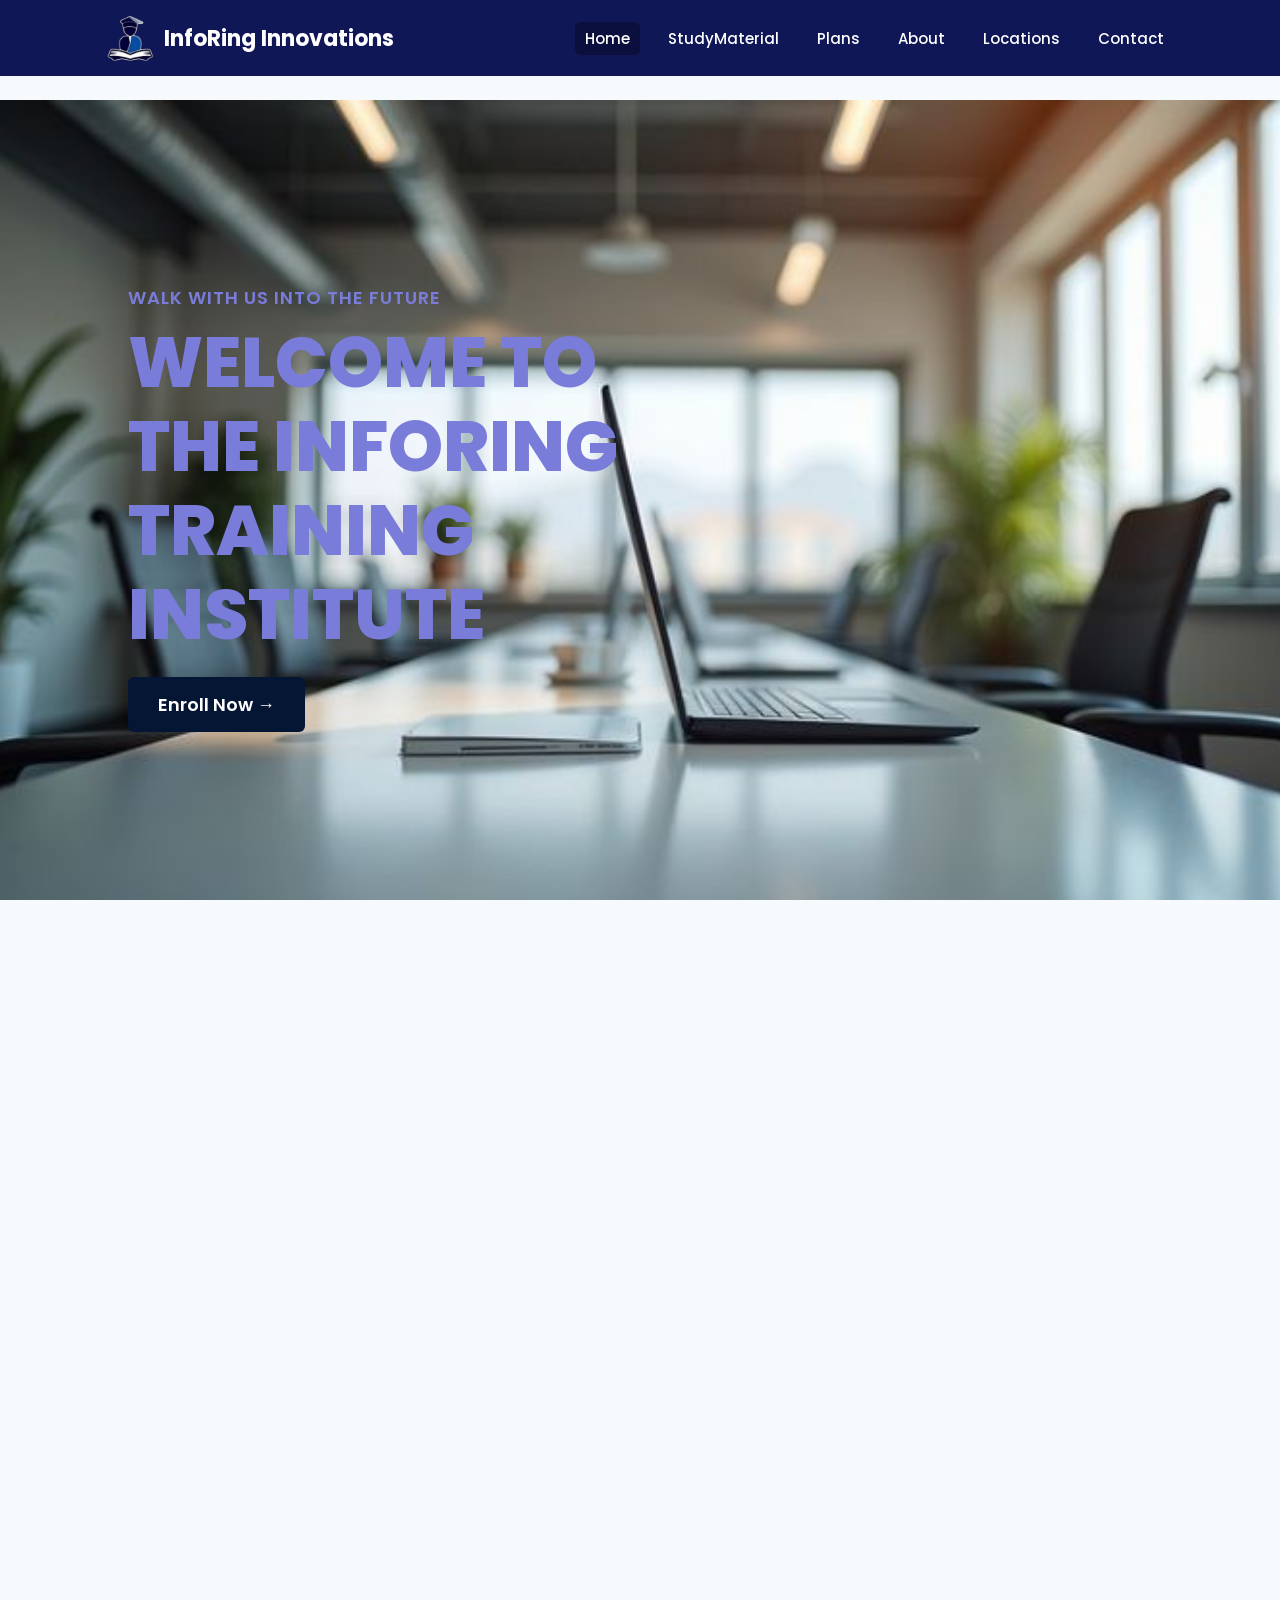
<file: index.html>
<!DOCTYPE html>
<html lang="en">
<head>
  <meta charset="UTF-8" />
  <meta name="viewport" content="width=device-width, initial-scale=1" />
  <title>InfoRing Innovations | IT Training & Placement Assistance</title>


<meta name="description" content="InfoRing Innovations provides IT training, placement assistance, study materials and career guidance.">

<meta name="keywords" content="InfoRing Innovations, IT Training, Placement Assistance, Study Material">
  <link href="https://fonts.googleapis.com/css2?family=Poppins:wght@400;600&display=swap" rel="stylesheet" />
  <link rel="stylesheet" href="style.css" />
</head>
<body>
  <header>
  <nav class="navbar">
    
    <div class="nav-container">

  <div class="logo-wrapper">
    <!-- LOGO + NAME -->
    <div class="logo">
      <img src="imagef/logo.jpg" alt="Logo">
      <span class="institute-name">InfoRing Innovations</span>
    </div>

    <!-- HAMBURGER -->
    <div class="mobile-menu-icon" id="menuToggle">
      &#9776;
    </div>
  </div>

  <!-- DESKTOP MENU -->
  <ul class="nav-links desktop-only">
    <li><a href="index.html" class="active">Home</a></li>
    <li><a href="courses.html">StudyMaterial</a></li>
    <li><a href="plans.html">Plans</a></li>
    <li><a href="about.html">About</a></li>
    <li><a href="locations.html">Locations</a></li>
    <li><a href="contact.html">Contact</a></li>
  </ul>

</div>

  </nav>
  

  <!-- MOBILE SLIDE SIDEBAR -->
  <div class="mobile-sidebar" id="mobileMenu">
    <span class="close-btn" id="closeMenu">✕</span>

    <a href="index.html">Home</a>
    <a href="courses.html">StudyMaterial</a>
    <a href="plans.html">Plans</a>
    <a href="about.html">About</a>
    <a href="locations.html">Locations</a>
    <a href="contact.html">Contact</a>
  </div>
</header>

  <section class="hero-slider">

    <div class="slide active">
        <img src="imagef/wel1.jpeg" alt="">
        <div class="content">
            <p class="subtitle">WALK WITH US INTO THE FUTURE</p>
            <h1>WELCOME TO THE INFORING TRAINING INSTITUTE</h1>
            <a href="plans.html#plans" class="btn">Enroll Now →</a>
        </div>
    </div>

    <div class="slide">
        <img src="imagef/wal2.jpeg" alt="">
        <div class="content">
            <p class="subtitle">BECOME A PIECE OF OUR LEGACY</p>
            <h1>Grow Your Career in Medical Billing</h1>
            <a href="plans.html#plans" class="btn">Enroll Now →</a>
        </div>
    </div>

    <div class="slide">
        <img src="imagef/wel3.jpeg" alt="">
        <div class="content">
            <p class="subtitle">BEGIN YOUR SUCCESS STORY IN IT</p>
            <h1>Empower Your Future Through IT Learning</h1>
            <a href="plans.html#plans" class="btn">Enroll Now →</a>
        </div>
    </div>
    <div class="slide">
        <img src="imagef/wel4.jpeg" alt="">
        <div class="content">
            <p class="subtitle">JOIN THE LEGACY WE’RE CREATING</p>
            <h1>Unlock New Opportunities in the Non-IT World</h1>
            <a href="plans.html#plans" class="btn">Enroll Now →</a>
        </div>
    </div>
    <div class="slide">
        <img src="imagef/wal5.jpeg" alt="">
        <div class="content">
            <p class="subtitle">BE A PART OF WHAT WE’RE BUILDIN</p>
            <h1>Your success story starts with one decision — join now</h1>
            <a href="plans.html#plans" class="btn">Enroll Now →</a>
        </div>
    </div>

</section>

<script src="script.js"></script>

<section class="why-section">

  <div class="cards-row">

    <!-- CARD 1 -->
    <div class="why-card hidden">
      <img src="imagef/icoin2.jpeg" class="card-icon" />
      <h3>Why study at Inforing?</h3>
      <p>Our student community includes people from different cultures, traditions, and walks of life..</p>
      
    </div>

    <!-- CARD 2 -->
    <div class="why-card hidden">
      <img src="imagef/icoin3.jpeg" class="card-icon" />
      <h3>Placement</h3>
      <p>We guide students through every step of the placement process with focused support and training..</p>
      
    </div>

    <!-- CARD 3 -->
    <div class="why-card hidden">
      <img src="imagef/icoin1.jpeg" class="card-icon" />
      <h3>Valuable Knowledge</h3>
      <p>Students from all kinds of cultural and educational backgrounds choose our institute.</p>
      
    </div>

    <!-- CARD 4 -->
    <div class="why-card hidden">
      <img src="imagef/icoin4.jpeg" class="card-icon" />
      <h3>Healthcare Administration</h3>
      <p>We equip students with the skills needed to succeed in the healthcare field.</p>
     
    </div>

  </div>

  <p class="trusted hidden">Trusted by the <b>Best Companies</b></p>

</section>

<section class="section-wrapper">

    <!-- LEFT SIDE IMAGE STACK -->
    <div class="image-stack">

        <img src="imagef/wel5.jpeg" class="img-back">

        <div class="blue-rect"></div>

        <img src="imagef/wel6.jpeg" class="img-front">

        <div class="exp-box">
            <span class="exp-num">6+</span>
            <span class="exp-text">Years of<br>Experience</span>
        </div>

    </div>

    <!-- RIGHT SIDE CONTENT -->
    <div class="content-box">
        
        <p class="top-heading">ABOUT OUR UNIVERSITY</p>

        <h2 class="main-heading">
            A few words<br>
            about the <span>Inforing</span>
        </h2>

        <p class="description">
            We’re creating a new path for career-focused learning. At Inforing Training Institute, you receive hands-on training, industry-ready skills, and the guidance needed to grow into a skilled professional in both IT and Non-IT domains.
        </p>

        <div class="points-group">

            <div class="point-item">
                <img src="imagef/icoin1.jpeg" class="point-icon">
                <div>
                    <h4>Building Trust</h4>
                    <p>We strive to create a foundation of trust..</p>
                </div>
            </div>

            <div class="point-item">
                <img src="imagef/icoin3.jpeg" class="point-icon">
                <div>
                    <h4>Trusted by Students</h4>
                    <p>Most trusted & recommended.</p>
                </div>
            </div>

        </div>

        <a href="plans.html#plans" class="primary-btn">Enroll Now →</a>

    </div>

</section>
<section class="stats-section">

    <div class="stats-container">

        <div class="stat-box">
            <h2>5k</h2>
            <p>Enrolled Forms</p>
        </div>

        <div class="stat-box">
            <h2>2k</h2>
            <p>Students Enrolled</p>
        </div>

        <div class="stat-box">
            <h2>20+</h2>
            <p>Instructors</p>
        </div>

        <div class="stat-box">
            <h2>8+</h2>
            <p>Cities</p>
        </div>

    </div>

</section>
<!-- ====================== PLACEMENT SECTION (FINAL) ======================= -->

<section class="placement-section">

    <!-- Heading -->
    <h2 class="placement-title hidden">
        <span>PLACEMENT</span><br>
        IN INFORING
    </h2>

    <div class="placement-container">

        <!-- LEFT SIDE IMAGE -->
        <div class="placement-image hidden">
            <img src="imagef/imf26.jpeg" alt="Placement Image">
        </div>

        <!-- RIGHT SIDE TEXT -->
        <div class="placement-content hidden">

    <div class="placement-line"></div>

    <p class="placement-text">
        At Inforing Training Institute, placements are not just an outcome — they are a 
        <strong>continuous part of your training journey</strong>. From the very first day, students receive 
        structured and personalized guidance to ensure they become truly industry-ready.
    </p>

    <p class="placement-text">
        Our placement support includes <strong>mock interviews, resume building, communication and voice training, 
        technical assessments, aptitude practice, HR mentoring,</strong> and performance improvement sessions. 
        We prepare students for both <strong>Healthcare</strong> and <strong>IT job roles</strong>.
    </p>

    <p class="placement-text">
        With <strong>6+ years of excellence</strong> and branches in <strong>Bangalore, Hyderabad, Pune, Nagpur, Kalburgi
        and Bidar</strong>, Inforing has built strong placement connections across both industries. Our students 
        are working in leading <strong>Healthcare companies</strong> 
    </p>

    <p class="placement-text">
        We also provide strong placement opportunities in the <strong>IT domain</strong>, with students placed in 
        top companies like <strong>TCS, Infosys, Wipro, Tech Mahindra, Cognizant, Accenture, Capgemini, IBM, 
        HCL</strong> and various emerging startups in software development, cloud, and data analytics roles.
    </p>

    <p class="placement-highlight">
        Whether it's Healthcare or IT — your successful career begins with <strong>Inforing.</strong>
    </p>

</div>


    </div>

</section>

<!-- ====================== END PLACEMENT SECTION ======================= -->







<section class="program-area">

    <h2 class="program-heading">Inforing Programs</h2>
    <p class="program-subtitle">Focusing on Skill Development With the Best Quality Training</p>

    <div class="program-wrapper">

        <!-- CARD 1 -->
        <div class="prog-box">
            <img src="imagef/basic.jpeg" class="prog-photo">
            <h3 class="prog-title">Basic Course</h3>
            <p class="prog-text">Start your journey with our basic Medical Billing and Non-IT courses.
Learn essential skills in a simple and beginner-friendly way.
Build a strong foundation to step confidently into your career.</p>
            <div class="prog-mode">
                <span>📡 Online/Offline</span>
            </div>
            <a href="plans.html#plans" class="prog-btn">Apply Now →</a>
        </div>

        <!-- CARD 2 -->
        <div class="prog-box">
            <img src="imagef/inter.jpeg" class="prog-photo">
            <h3 class="prog-title">Interview</h3>
            <p class="prog-text">Handle and resolve insurance claim denials with real workflow training.</p>
            <div class="prog-mode">
                <span>📡 Online/Offline</span>
            </div>
            <a href="plans.html#plans" class="prog-btn">Apply Now →</a>
        </div>

        <!-- CARD 3 -->
        <div class="prog-box">
            <img src="imagef/din1.jpeg" class="prog-photo">
            <h3 class="prog-title">Denials</h3>
            <p class="prog-text">Develop the ability to manage and resolve claim denials through our Denials Management program.</p>
            <div class="prog-mode">
                <span>📡 Online/Offline</span>
            </div>
            <a href="plans.html#plans" class="prog-btn">Apply Now →</a>
        </div>

        <!-- CARD 4 -->
        <div class="prog-box">
            <img src="imagef/it.jpeg" class="prog-photo">
            <h3 class="prog-title">IT course</h3>
            <p class="prog-text">Learn the essentials of IT with easy, beginner-friendly training.
Build strong programming skills in languages like Python, Java, and C.
Understand how to solve real technical problems with confidence.
Our IT course prepares you for practical job roles and future growth.</p>
            <div class="prog-mode">
                <span>📡 Online/Offline</span>
            </div>
            <a href="plans.html#plans" class="prog-btn">Apply Now →</a>
        </div>

    </div>
    <div class="explore-program">
    Explore the most appropriate program.
    <a href="plans.html">View all Programs →</a>
</div>




</section>
<section class="growth-section">

    <h2 class="growth-title">Our Journey & <br>Recent Highlights</h2>

    <button class="growth-btn" onclick="location.href='plans.html'">
        See More Events →
    </button>

    <div class="growth-list">

        <!-- EVENT 1 -->
        <div class="growth-item">
            <div class="growth-date">
                <h3>01</h3>
                <p>Jan, 2024</p>
            </div>
            <div class="growth-content">
                <h4>Hyderabad Branch Launch</h4>
                <p>We opened a new branch in Hyderabad as part of our expansion strategy.</p>
            </div>
            <div class="growth-arrow" onclick="location.href='plans.html'">→</div>
        </div>

        <!-- EVENT 2 -->
        <div class="growth-item">
            <div class="growth-date">
                <h3>01</h3>
                <p>FEB, 2024</p>
            </div>
            <div class="growth-content">
                <h4>Bangalore Branch Launch</h4>
                <p>Our operations began in Bangalore<, boosting collaboration with local talent.</p>
            </div>
            <div class="growth-arrow" onclick="location.href='plans.html'">→</div>
        </div>

        <!-- EVENT 3 -->
        <div class="growth-item">
            <div class="growth-date">
                <h3>21</h3>
                <p>SEP, 2024</p>
            </div>
            <div class="growth-content">
                <h4>Pune Branch Launch</h4>
                <p>Our new branch boosts IT and non-IT professional training efforts.</p>
            </div>
            <div class="growth-arrow" onclick="location.href='plans.html'">→</div>
        </div>

    </div>

</section>
<section class="testimonial-wrapper">

    <!-- LEFT SIDE IMAGE BOX -->
    <div class="left-info-box">
        <div class="left-info-text">
            Inforing Training Institute
        </div>
    </div>

    <!-- RIGHT SIDE WHITE TESTIMONIAL CARD -->
    <div class="right-review-box">

        
        <h2 class="review-title">What Students Says</h2>

        <!-- Slides -->
        <div class="review-slide active">
            <img src="imagef/rev2.jpeg" class="review-photo">
            <p class="review-text">“Excellent platform for anyone looking to start a career in medical billing. The training is industry-relevant and easy to follow.”</p>
            <h4 class="review-name">William Smith</h4>
            <p class="review-role">Alumnus</p>
        </div>

        <div class="review-slide">
            <img src="imagef/rev1.jpeg" class="review-photo">
            <p class="review-text">“The faculty is extremely helpful, and the learning materials are very clear.”</p>
            <h4 class="review-name">Anita Rao</h4>
            <p class="review-role">Student</p>
        </div>

        <div class="review-slide">
            <img src="imagef/rev3.jpeg" class="review-photo">
            <p class="review-text">“The interview coaching boosted my confidence and helped me achieve my job.”</p>
            <h4 class="review-name">Sneha Patil</h4>
            <p class="review-role">Alumnus</p>
        </div>

        <div class="review-slide">
            <img src="imagef/rev4.jpeg" class="review-photo">
            <p class="review-text">“Clear, practical teaching with real-world demonstrations. Highly recommended institute.”</p>
            <h4 class="review-name">Rohit B</h4>
            <p class="review-role">Alumnus</p>
        </div>

        <!-- Arrows -->
        <div class="review-arrows">
            <span class="rev-arrow left">&#10094;</span>
            <span class="rev-arrow right">&#10095;</span>
        </div>

        

    </div>

</section>

<!-- Institute Info Section -->
<section class="institute-info-section">
  <div class="info-container">

    <!-- Left Side: Logo + Description -->
    <div class="info-col">
      <img src="imagef/logo.jpg" class="info-logo" alt="Institute Logo">
      <p>
        Building job-ready talent for healthcare, IT, and non-IT domains through real-world training and guided career development.
      </p>
      
    </div>

    <!-- Quick Links -->
    <div class="info-col">
      <h3 class="info-title">Quick Links</h3>
      <ul class="info-list">
        <li><a href="index.html" class="active">Home</a></li>
        <li><a href="courses.html" class="active">studymaterial</a></li>
        <li><a href="plans.html" class="active">Plans</a></li>
        <li><a href="about.html" class="active">About Us</a></li>
        <li><a href="contact.html" class="active">Contact</a></li>
      </ul>
    </div>

    <!-- Branches -->
    <div class="info-col">
      <h3 class="info-title">Our Branches</h3>
      <ul class="info-list">
        <li>Bangalore</li>
        <li>Hyderabad</li>
        <li>Nagpur</li>
        <li>Pune</li>
         <li>Kalburgi</li>
        <li>Bidar</li>
      </ul>
    </div>

    <!-- Contact -->
    <!-- Contact -->
<div class="info-col">
  <h3 class="info-title">Got Questions? Reach us</h3>

  <p class="info-phone">
    <a href="tel:+919449138533" style="color:#222; text-decoration:none;">
      +91 9449138533
    </a>
  </p>

  <p class="info-email">
    <a href="mailto:contact@inforing05@gmail.com" style="color:#444; text-decoration:none;">
      Gmail:- @inforing05@gmail.com
    </a>
  </p>

</div>

</section>


  <footer>
    <div class="container footer-content">
      <p>&copy; Inforing Innovation</p>
      <p>
        <strong>Bangalore:</strong> 2nd Cross, near Ayyappa Temple, Kempapura, Hebbal, Bangalore - 560024<br />
        <strong>Hyderabad:</strong> Aurobindo Orbit, Tower 1, Plot No 30/C part of Sy. No. 83/1 Hyderabad Knowledge City, TSIIC, Raidurg, Panmukta, HITEC City, Serilingampalle (M), Hyderabad, Telangana 500032<br />
        Main Locations: Pune, Hyderabad, BLR, Nagpur,Kalburgi<br />
        Phone: +91-9449138533
      </p>
    </div>
  </footer>
  <script src="script.js"></script>
</body>
</html>
</file>
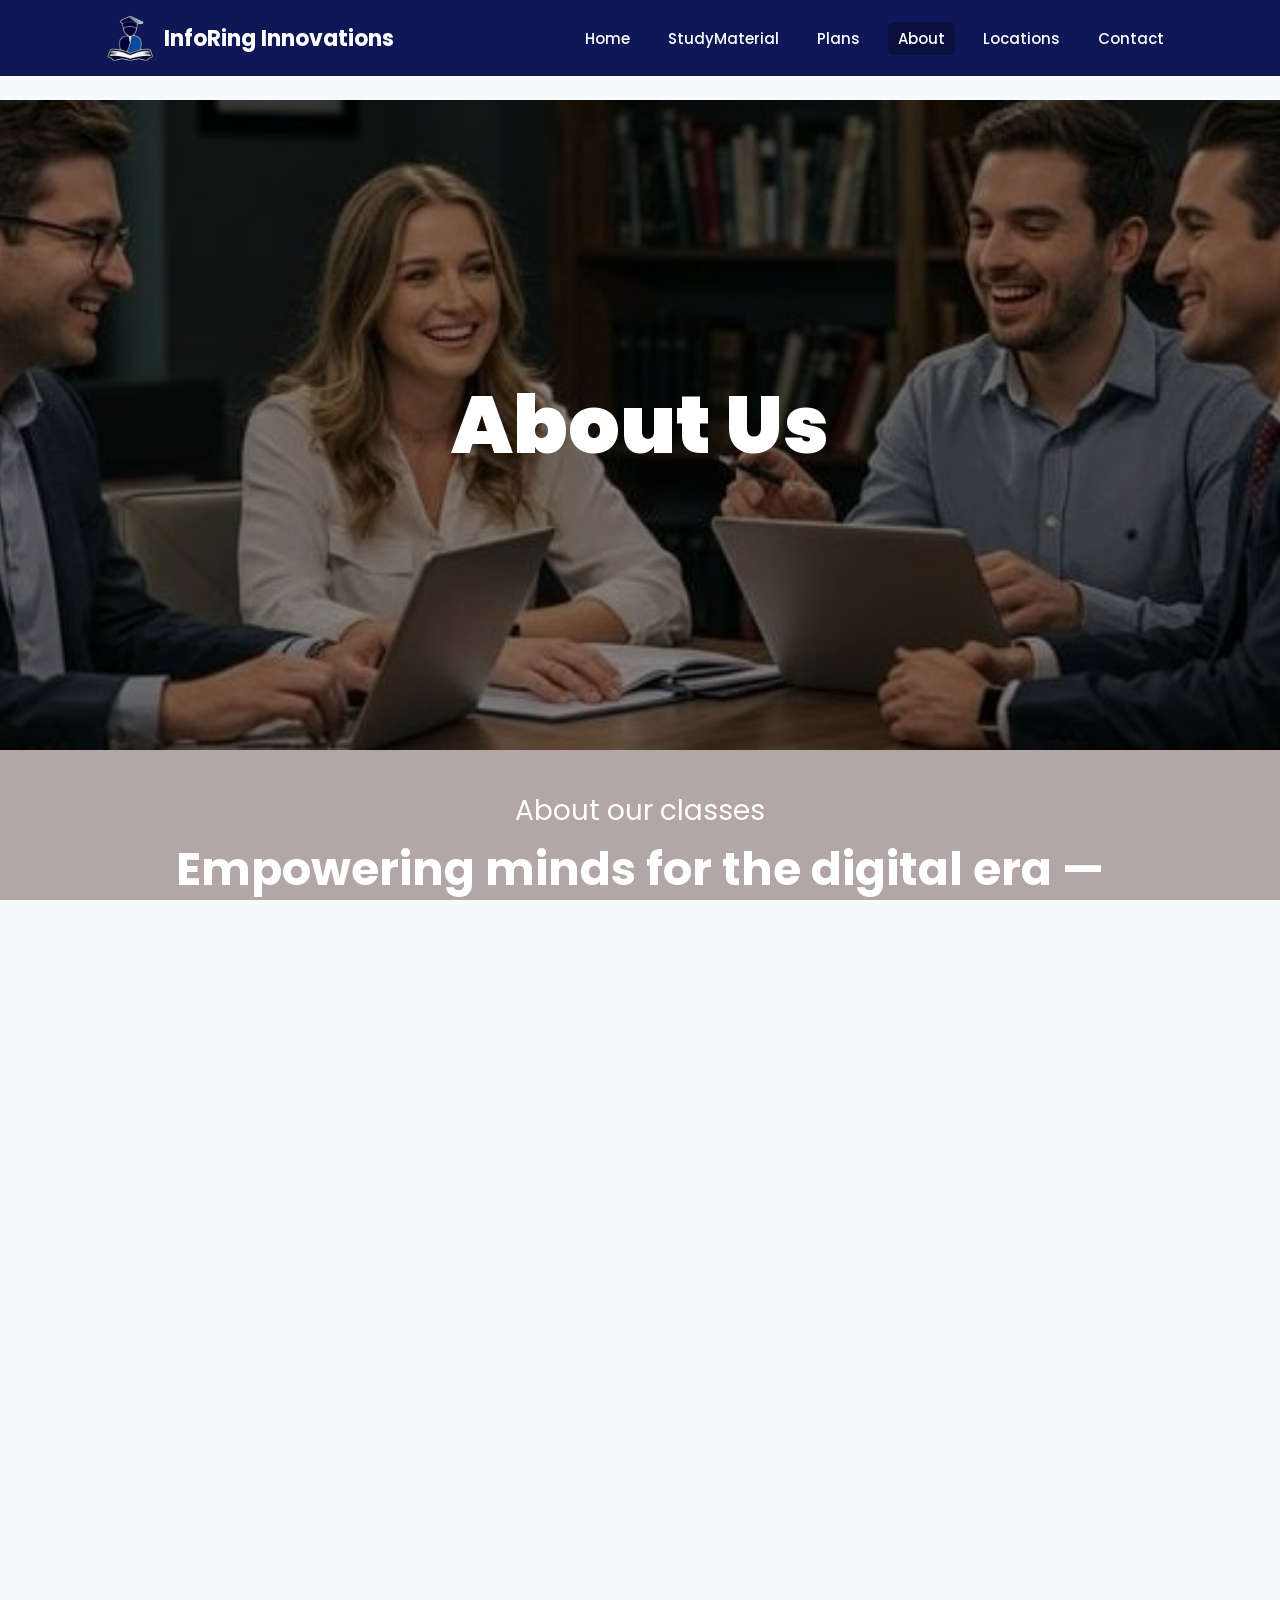
<file: about.html>
<!DOCTYPE html>
<html lang="en">
<head>
  <meta charset="UTF-8" />
  <meta name="viewport" content="width=device-width, initial-scale=1" />
  <title>Inforing Innovations - About</title>
  <meta name="description" content="InfoRing Innovations provides IT training, placement assistance, study materials and career guidance.">

<meta name="keywords" content="InfoRing Innovations, IT Training, Placement Assistance, Study Material">
  <link href="https://fonts.googleapis.com/css2?family=Poppins:wght@400;600&display=swap" rel="stylesheet" />
  <link rel="stylesheet" href="style.css" />
</head>
<body>
  <nav class="navbar">
  <div class="container nav-container">

    <div class="logo-wrapper">
  <div class="logo">
    <img src="imagef/logo.jpg" alt="Logo">
    <span class="institute-name">InfoRing Innovations</span>
  </div>

  <div class="mobile-menu-icon" id="menuToggle">
    &#9776;
  </div>
</div>

    <!-- DESKTOP MENU -->
    <ul class="nav-links desktop-only">
      <li><a href="index.html">Home</a></li>
      <li><a href="courses.html">StudyMaterial</a></li>
      <li><a href="plans.html">Plans</a></li>
      <li><a href="about.html" class="active">About</a></li>
      <li><a href="locations.html">Locations</a></li>
      <li><a href="contact.html">Contact</a></li>
    </ul>

  </div>
</nav>


<!-- MOBILE SIDEBAR -->
<div class="mobile-sidebar" id="mobileMenu">
  <span class="close-btn" id="closeMenu">&times;</span>

  <a href="index.html">Home</a>
  <a href="courses.html">StudyMaterial</a>
  <a href="plans.html">Plans</a>
  <a href="about.html">About</a>
  <a href="locations.html">Locations</a>
  <a href="contact.html">Contact</a>
</div>

  <section id="about" class="about-section animate visible">
    <div class="about-hero">
      <h1>About Us</h1>
    </div>
    <div class="container">
  <p class="sub">About our classes</p>
  <h2 class="tagline">Empowering minds for the digital era — with the best quality courses</h2>
    </div>
    <!-- your experience card content-->
    <div class="experience-wrapper">
  <div class="experience-card right-card">
    <div class="exp-number-block">
      <div class="exp-number">6</div>
      <div class="exp-years">Years of Experience</div>
    </div>

    <p class="exp-description">
      A trusted skill-training institute with years of experience, shaping
      careers across India through practical learning, real placement
      support, and training tailored to individual needs.
    </p>
  </div>
  </div>
  <!--text-->
  <div class="text-section">
    <h2>Why Our Training Content Stands Out?</h2>
    <p>
       We don’t just provide training—we create a complete skill-building environment that prepares students for real career growth. With years of experience and both online & offline learning options, we focus on delivering practical, industry-focused learning that builds confidence and employability.
    </p>

    <p>
        Our training approach is designed to simplify concepts, guide students step-by-step, and help them develop the skills needed for real workplace performance. From interactive learning materials and personalised mentoring to real interview preparation and career guidance, every module is crafted to support better understanding, better practice, and better results.
    </p>
    <p>Whether you are starting your career or aiming to upgrade your skill set, our institute helps you learn faster, perform better, and step into the job market with clarity, confidence, and the right skill foundation.</p>
</div>
<!-- Feature Section -->
<section class="feature-section">
  <h2 class="feature-title">Skill-Focused Learning with End-to-End Support</h2>
  <div class="feature-container">

    <!-- Card 1 -->
    <div class="feature-card">
      <div class="feature-icon">
        <svg width="70" height="70" viewBox="0 0 24 24" fill="none" stroke="#e67326" stroke-width="2" stroke-linecap="round" stroke-linejoin="round">
          <path d="M22 10L12 15 2 10l10-5 10 5z" />
          <path d="M6 12v5c3 2 9 2 12 0v-5" />
        </svg>
      </div>
      <h3>Professional Educators</h3>
      <p>
        Learn from industry-trained experts who simplify concepts with practical, real-world teaching methods designed for better understanding.
      </p>
     <div class="learn-more-box">
  <a href="skills-details.html" class="learn-more-btn">Learn More</a>
</div>


    </div>

    <!-- Card 2 -->
    <div class="feature-card">
      <div class="feature-icon">
        <svg width="70" height="70" viewBox="0 0 24 24" fill="none" stroke="#e67326" stroke-width="2" stroke-linecap="round" stroke-linejoin="round">
          <path d="M3 18v-6a9 9 0 0118 0v6" />
          <path d="M21 19a2 2 0 11-2-2" />
          <path d="M3 19a2 2 0 102-2" />
        </svg>
      </div>
      <h3>Real-Time Support</h3>
      <p>
        Receive continuous doubt support, guidance, and mentoring through chat, calls, and personalized feedback.
      </p>
     <div class="learn-more-box">
  <a href="skills-details.html" class="learn-more-btn">Learn More</a>
</div>


    </div>

    <!-- Card 3 -->
    <div class="feature-card">
      <div class="feature-icon">
        <svg width="70" height="70" viewBox="0 0 24 24" fill="none" stroke="#e67326" stroke-width="2" stroke-linecap="round" stroke-linejoin="round">
          <rect x="3" y="4" width="18" height="14" rx="2" />
          <path d="M8 20h8" />
          <path d="M12 14v2" />
        </svg>
      </div>
      <h3>Offline/Online Tutoring</h3>
      <p>
        Flexible online classes designed to help students learn at their own pace with complete one-to-one guidance.
      </p>
   <div class="learn-more-box">
  <a href="skills-details.html" class="learn-more-btn">Learn More</a>
</div>


    </div>

  </div>
  </section>

  <!-- Mission & Values Section -->
<section class="mission-hero">
  <div class="mission-hero-content">
    <h1>MiSsIoN and VaLuEs</h1>
  </div>
</section>

<!-- Text BELOW the image -->
<div class="mission-text-below">
  <h2>Our Mission and values</h2>
  <p>
    To provide students with comprehensive, current, and hands-on medical billing education that builds strong foundational skills, enhances career readiness, and enables them to contribute effectively to today’s rapidly evolving healthcare environment.
  </p>
  <p>
    To equip IT graduates with advanced, industry-aligned technical knowledge, software skills, and real-world project exposure, enabling them to grow in modern IT roles and emerging technology fields.
  </p>
  
  <!-- Mission & Values Cards -->

  <div class="mv-container">

    <!-- Card 1 -->
    <div class="mv-card">
      <div class="mv-img">
        <img src="imagef/imf10.jpeg" alt="">
      </div>
      <h3>Excellence in Training</h3>
      <p>
        We deliver high-quality, practical and structured learning
        for IT, Non-IT, and Healthcare students.
      </p>
      
      <div class="learn-more-box">
  <a href="mission-details.html" class="learn-more-btn">Learn More</a>
</div>

    </div>

    <!-- Card 2 -->
    <div class="mv-card">
      <div class="mv-img">
        <img src="imagef/imf11.jpeg" alt="">
      </div>
      <h3>Career-Focused</h3>
      <p>
        Our programs are designed for job-readiness,
        helping students start strong in their careers.
      </p>
      
      
  <div class="learn-more-box">
  <a href="mission-details.html" class="learn-more-btn">Learn More</a>
</div>


      

    </div>

    <!-- Card 3 -->
    <div class="mv-card">
      <div class="mv-img">
        <img src="imagef/imf12.jpeg" alt="">
      </div>
      <h3>Student Empowerment</h3>
      <p>
        We support every learner with guidance,
        mentorship, and hands-on practice.
      </p>
      <div class="learn-more-box">
  <a href="mission-details.html" class="learn-more-btn">Learn More</a>
</div>


    </div>

    <!-- Card 4 -->
    <div class="mv-card">
      <div class="mv-img">
        <img src="imagef/imf13.jpeg" alt="">
      </div>
      <h3>Industry-Relevant Curriculum</h3>
      <p>
        Courses updated regularly to match industry
        tools, trends, and hiring expectations.
      </p>
      <div class="learn-more-box">
  <a href="mission-details.html" class="learn-more-btn">Learn More</a>
</div>

    </div>

    <!-- Card 5 -->
    <div class="mv-card">
      <div class="mv-img">
        <img src="imagef/imf14.jpeg" alt="">
      </div>
      <h3>Continuous Support</h3>
      <p>
        Students receive doubt support and guidance
        even after course completion.
      </p>
      <div class="learn-more-box">
  <a href="mission-details.html" class="learn-more-btn">Learn More</a>
</div>

      

    </div>

  </div>
</section>
<!-- Teacher Section -->
<section class="teacher-section">
  <div class="teacher-container">

    <div class="teacher-flex">

      <!-- LEFT TEXT -->
      <div class="teacher-left">
        <p class="teacher-subtitle">Our Team</p>

        <h2 class="teacher-title left-title">
          Meet Our<br>Professional Teachers
        </h2>

        <p class="teach">
          At Inforing Training Institute, our teachers are highly experienced
          professionals who bring real-world industry knowledge into the classroom.
          Each trainer is dedicated to guiding students with practical skills,
          personalized support, and hands-on learning. With years of expertise in
          Healthcare, IT, Communication, and Corporate Training, our faculty ensures
          that every learner receives the right mentorship to grow confidently and
          become job-ready. Their passion for teaching and commitment to student success
          make Inforing a trusted place to build your future.
        </p>
      </div>

      <!-- RIGHT IMAGE -->
      <div class="teacher-right">
        <img src="imagef/team1.jpg" alt="Teacher Team" class="teacher-main-img">
      </div>

    </div>

  </div>
</section>

<!-- Institute Info Section -->
<section class="institute-info-section">
  <div class="info-container">

    <!-- Left Side: Logo + Description -->
    <div class="info-col">
      <img src="imagef/logo.jpg" class="info-logo" alt="Institute Logo">
      <p>
        Building job-ready talent for healthcare, IT, and non-IT domains through real-world training and guided career development.
      </p>
      
    </div>

    <!-- Quick Links -->
    <div class="info-col">
      <h3 class="info-title">Quick Links</h3>
      <ul class="info-list">
        <li><a href="index.html">Home</a></li>
        <li><a href="courses.html">Study Material</a></li>
        <li><a href="plans.html">Plans</a></li>
        <li><a href="about.html">About Us</a></li>
        <li><a href="contact.html">Contact</a></li>
      </ul>
    </div>

    <!-- Branches -->
    <div class="info-col">
      <h3 class="info-title">Our Branches</h3>
      <ul class="info-list">
        <li>Bangalore</li>
        <li>Hyderabad</li>
        <li>Nagpur</li>
        <li>Pune</li>
        <li>Kalburgi</li>
        <li>Bidar</li>
      </ul>
    </div>

    <!-- Contact -->
<div class="info-col">
  <h3 class="info-title">Got Questions? Reach us</h3>

  <p class="info-phone">
    <a href="tel:+919449138533" style="color:#222; text-decoration:none;">
      +91 9449138533
    </a>
  </p>

  <p class="info-email">
    <a href="mailto:contact@inforing05@gmail.com" style="color:#444; text-decoration:none;">
      GMAIL:-inforing05@gmail.com
    </a>
  </p>

</div>

</section>


  
  <footer>
    <div class="container footer-content">
      <p>&copy; InfoRing Innovation.</p>
      <p>
        <strong>Bangalore:</strong> 2nd Cross, near Ayyappa Temple, Kempapura, Hebbal, Bangalore - 560024<br />
        <strong>Hyderabad:</strong> Aurobindo Orbit, Tower 1, Plot No 30/C part of Sy. No. 83/1 Hyderabad Knowledge City, TSIIC, Raidurg, Panmukta, HITEC City, Serilingampalle (M), Hyderabad, Telangana 500032<br />
        Main Locations: Bangalore,Pune, Hyderabad, Nagpur,Kalburgi, Bidar<br />
        Phone: +91-9449138533
      </p>
      
    </div>

  </footer>
  <script src="script.js"></script>
</body>
</html>
</file>
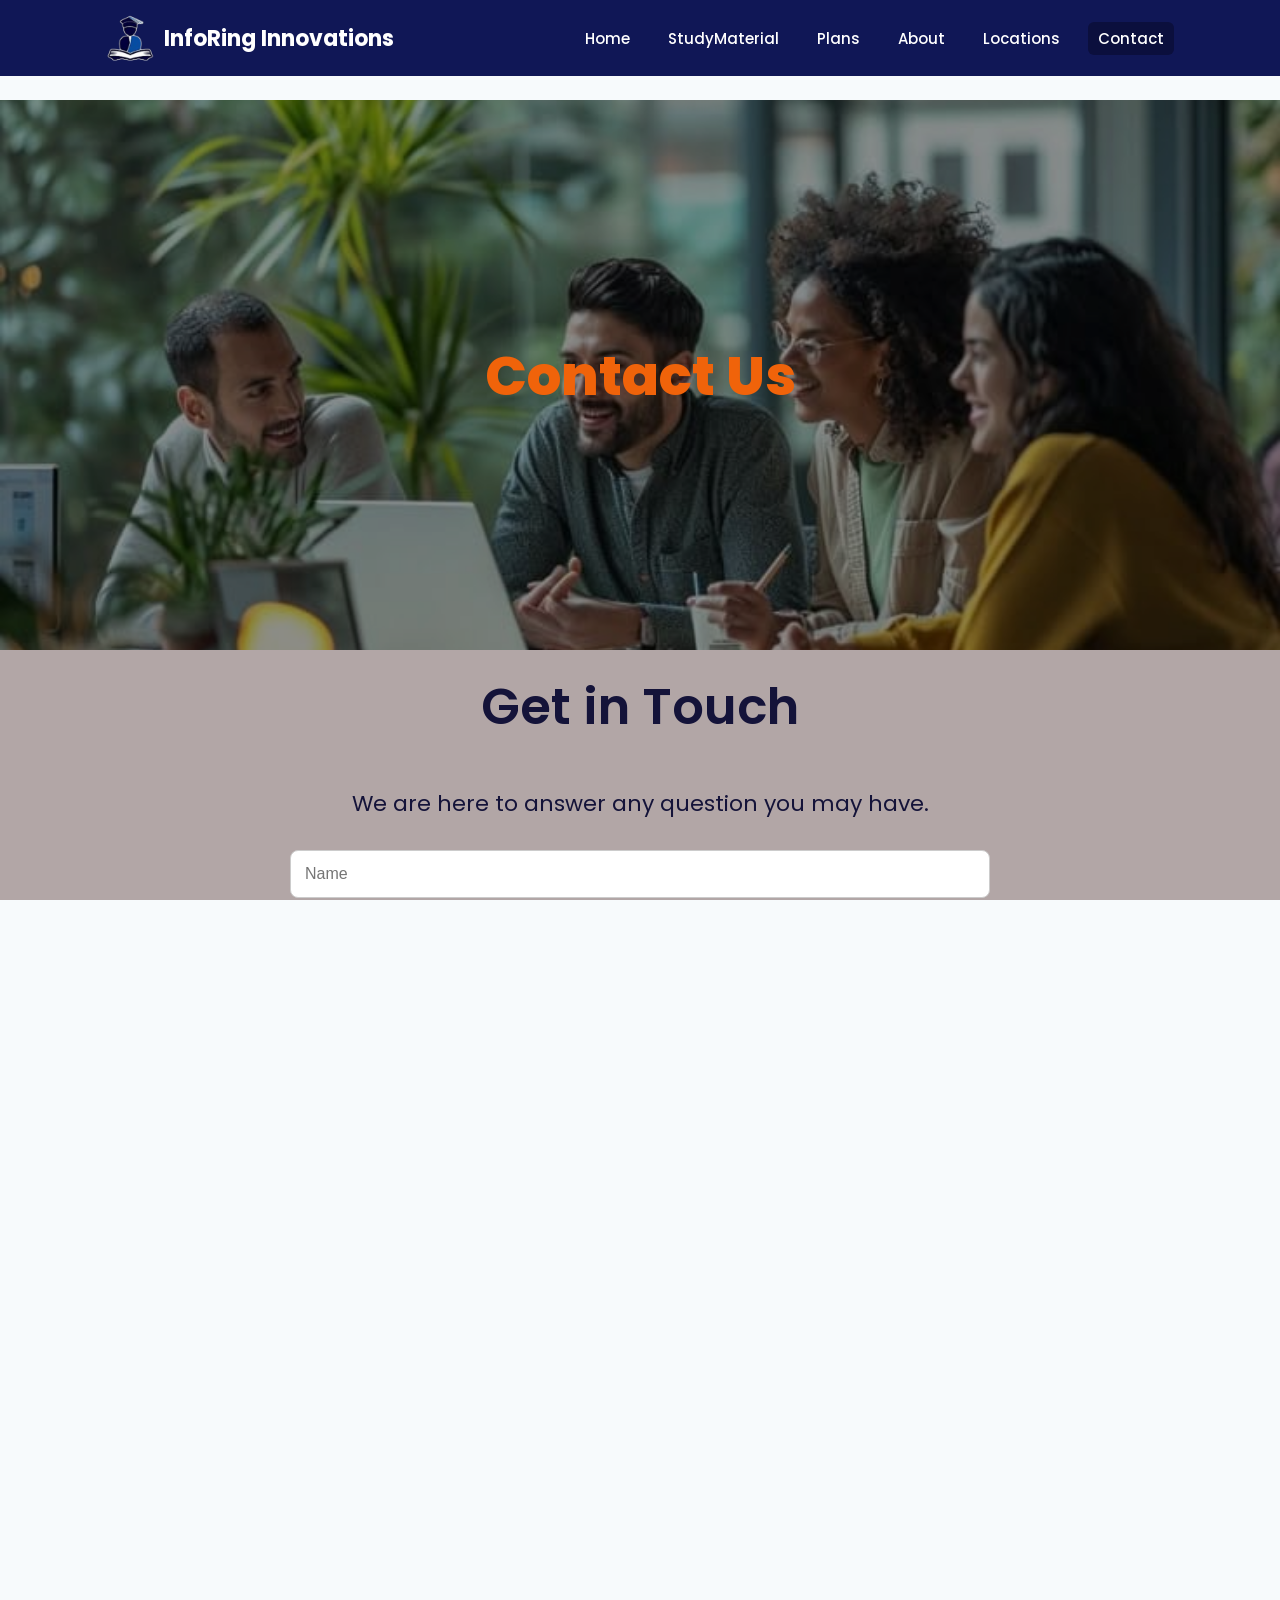
<file: contact.html>
<!DOCTYPE html>
<html lang="en">
<head>
  <meta charset="UTF-8" />
  <meta name="viewport" content="width=device-width, initial-scale=1" />
  <title>Inforing Innovations - Contact</title>
  <meta name="description" content="InfoRing Innovations provides IT training, placement assistance, study materials and career guidance.">

<meta name="keywords" content="InfoRing Innovations, IT Training, Placement Assistance, Study Material">
  <link href="https://fonts.googleapis.com/css2?family=Poppins:wght@400;600&display=swap" rel="stylesheet" />
  <link rel="stylesheet" href="style.css" />
  <link rel="stylesheet" href="https://cdnjs.cloudflare.com/ajax/libs/font-awesome/6.5.0/css/all.min.css">

</head>
<body>

  <header>
  <nav class="navbar">
    <div class="nav-container">

      <div class="logo-wrapper">
  <div class="logo">
    <img src="imagef/logo.jpg" alt="Logo">
    <span class="institute-name">InfoRing Innovations</span>
  </div>

  <div class="mobile-menu-icon" id="menuToggle">
    &#9776;
  </div>
</div>


      <!-- Desktop menu -->
      <ul class="nav-links desktop-only">
        <li><a href="index.html">Home</a></li>
        <li><a href="courses.html">StudyMaterial</a></li>
        <li><a href="plans.html">Plans</a></li>
        <li><a href="about.html">About</a></li>
        <li><a href="locations.html">Locations</a></li>
        <li><a href="contact.html" class="active">Contact</a></li>
      </ul>

     
    </div>
  </nav>

  <!-- Mobile Sidebar -->
  <div class="mobile-sidebar" id="mobileMenu">
    <span class="close-btn" id="closeMenu">✕</span>
    <a href="index.html">Home</a>
    <a href="courses.html">StudyMaterial</a>
    <a href="plans.html">Plans</a>
    <a href="about.html">About</a>
    <a href="locations.html">Locations</a>
    <a href="contact.html">Contact</a>
  </div>
</header>

 <section id="contact" class="contact-section animate visible">
    <div class="contact-hero">
      <h1>Contact Us</h1>
    </div>
    <div class="contain">
  <h2 class="subb">Get in Touch</h2>
  
  <p class="taglines">We are here to answer any question you may have.</p>
    </div>
   <section class="contact-form-container">
<form id="contactForm" class="contact-form">

    <input type="text" name="firstName" placeholder="Name" required>

    <input type="email" name="email" placeholder="Email" required>

    <input type="text" name="address" placeholder="Address">

    <input type="tel" name="phone" placeholder="Phone Number" required>

    <input type="text" name="course" placeholder="Course" required>

    <textarea name="message" placeholder="Your Message"></textarea>

    <button type="submit">Submit</button>

</form>



  <h2 class="help-title">Let us know how we can help</h2>

  <div class="contact-cards">

    <!-- CARD 1 -->
    <div class="card">
      <div class="icon-box">
        <i class="fa-solid fa-envelope"></i>
      </div>
      <h3>Feedbacks</h3>
      <p>Speak to our Friendly Team.</p>
      <p>Mail Us now</p>
      <a href="mailto:contact@inforing05@gmail.com" style="color:#fff; text-decoration:none;">
  contact:- @inforing05@gmail.com
</a>

    </div>

    <!-- CARD 2 -->
    <div class="card">
  <div class="icon-box">
    <i class="fa-solid fa-phone"></i>
  </div>
  <h3>Call Us</h3>
  <p>Mon–Fri from 8am to 6pm</p>

  <p class="card-info">
    <a href="tel:+919449138533" style="color:#fff; text-decoration:none;">
      +91 9449138533
    </a>
  </p>
</div>


    <!-- CARD 3 -->
    <div class="card">
      <div class="icon-box">
        <i class="fa-solid fa-location-dot"></i>
      </div>
      <h3>Visit Us</h3>
      <p>Visit our office HQ</p>
      <p class="card-info"alt=""onclick="location.href='locations.html'">
        2nd Cross, near Ayyappa Temple, Rammurthy Nagar, Kempapura, Hebbal, Bangalore - 560024 
      </p>
    </div>

  </div>
</section>






  <!-- Institute Info Section -->
<section class="institute-info-section">
  <div class="info-container">

    <!-- Left Side: Logo + Description -->
    <div class="info-col">
      <img src="imagef/logo.jpg" class="info-logo" alt="Institute Logo">
      <p>
        Building job-ready talent for healthcare, IT, and non-IT domains through real-world training and guided career development.
      </p>
      
    </div>

    <!-- Quick Links -->
    <div class="info-col">
      <h3 class="info-title">Quick Links</h3>
      <ul class="info-list">
        <li><a href="index.html">Home</a></li>
        <li><a href="courses.html">Study Material</a></li>
        <li><a href="plans.html">Plans</a></li>
        <li><a href="about.html">About Us</a></li>
        <li><a href="contact.html">Contact</a></li>
      </ul>
    </div>

    <!-- Branches -->
    <div class="info-col">
      <h3 class="info-title">Our Branches</h3>
      <ul class="info-list">
        <li>Bangalore</li>
        <li>Hyderabad</li>
        <li>Nagpur</li>
        <li>Pune</li>
        <li>Kalburgi</li>
        <li>Bidar</li>
      </ul>
    </div>

    <!-- Contact -->
   <!-- Contact -->
<div class="info-col">
  <h3 class="info-title">Got Questions? Reach us</h3>

  <p class="info-phone">
    <a href="tel:+919449138533" style="color:#222; text-decoration:none;">
      +91 9449138533
    </a>
  </p>

  <p class="info-email">
    <a href="mailto:contact@inforing05@gmail.com" style="color:#444; text-decoration:none;">
      Gmail:- inforing05@gmail.com
    </a>
  </p>

</div>

</section>

  <footer>
    <div class="container footer-content">
      <p>&copy; InfoRing Innovation</p>
       <p>
        <strong>Bangalore:</strong> 2nd Cross, near Ayyappa Temple,Kempapura, Hebbal, Bangalore - 560024<br />
        <strong>Hyderabad:</strong> Aurobindo Orbit, Tower 1, Plot No 30/C part of Sy. No. 83/1 Hyderabad Knowledge City, TSIIC, Raidurg, Panmukta, HITEC City, Serilingampalle (M), Hyderabad, Telangana 500032<br />
        Main Locations: Pune, Hyderabad, BLR, Nagpur,Kalburgi,Bidar<br />
        Phone: +91-9449138533
      </p>
    </div>
  </footer>

  <script src="script.js"></script>
  <script>
document.getElementById("contactForm").addEventListener("submit", async function(e) {
    e.preventDefault();

    const formData = {
        
  name: document.querySelector('[name="firstName"]').value,
  email: document.querySelector('[name="email"]').value,
  city: document.querySelector('[name="address"]').value,
  phone: document.querySelector('[name="phone"]').value,
  course: document.querySelector('[name="course"]').value,
  message: document.querySelector('[name="message"]').value

    };

    try {
        const response = await fetch(
            "https://inforing-backend.onrender.com/api/enquiry",
            {
                method: "POST",
                headers: {
                    "Content-Type": "application/json"
                },
                body: JSON.stringify(formData)
            }
        );

        const data = await response.json();

        if (data.success) {
            alert("Enquiry submitted successfully!");
            document.getElementById("contactForm").reset();
        } else {
            alert("Submission failed.");
        }

    } catch (err) {
        console.error(err);
        alert("Server connection error.");
    }
});
</script>

</body>
</html>
</file>
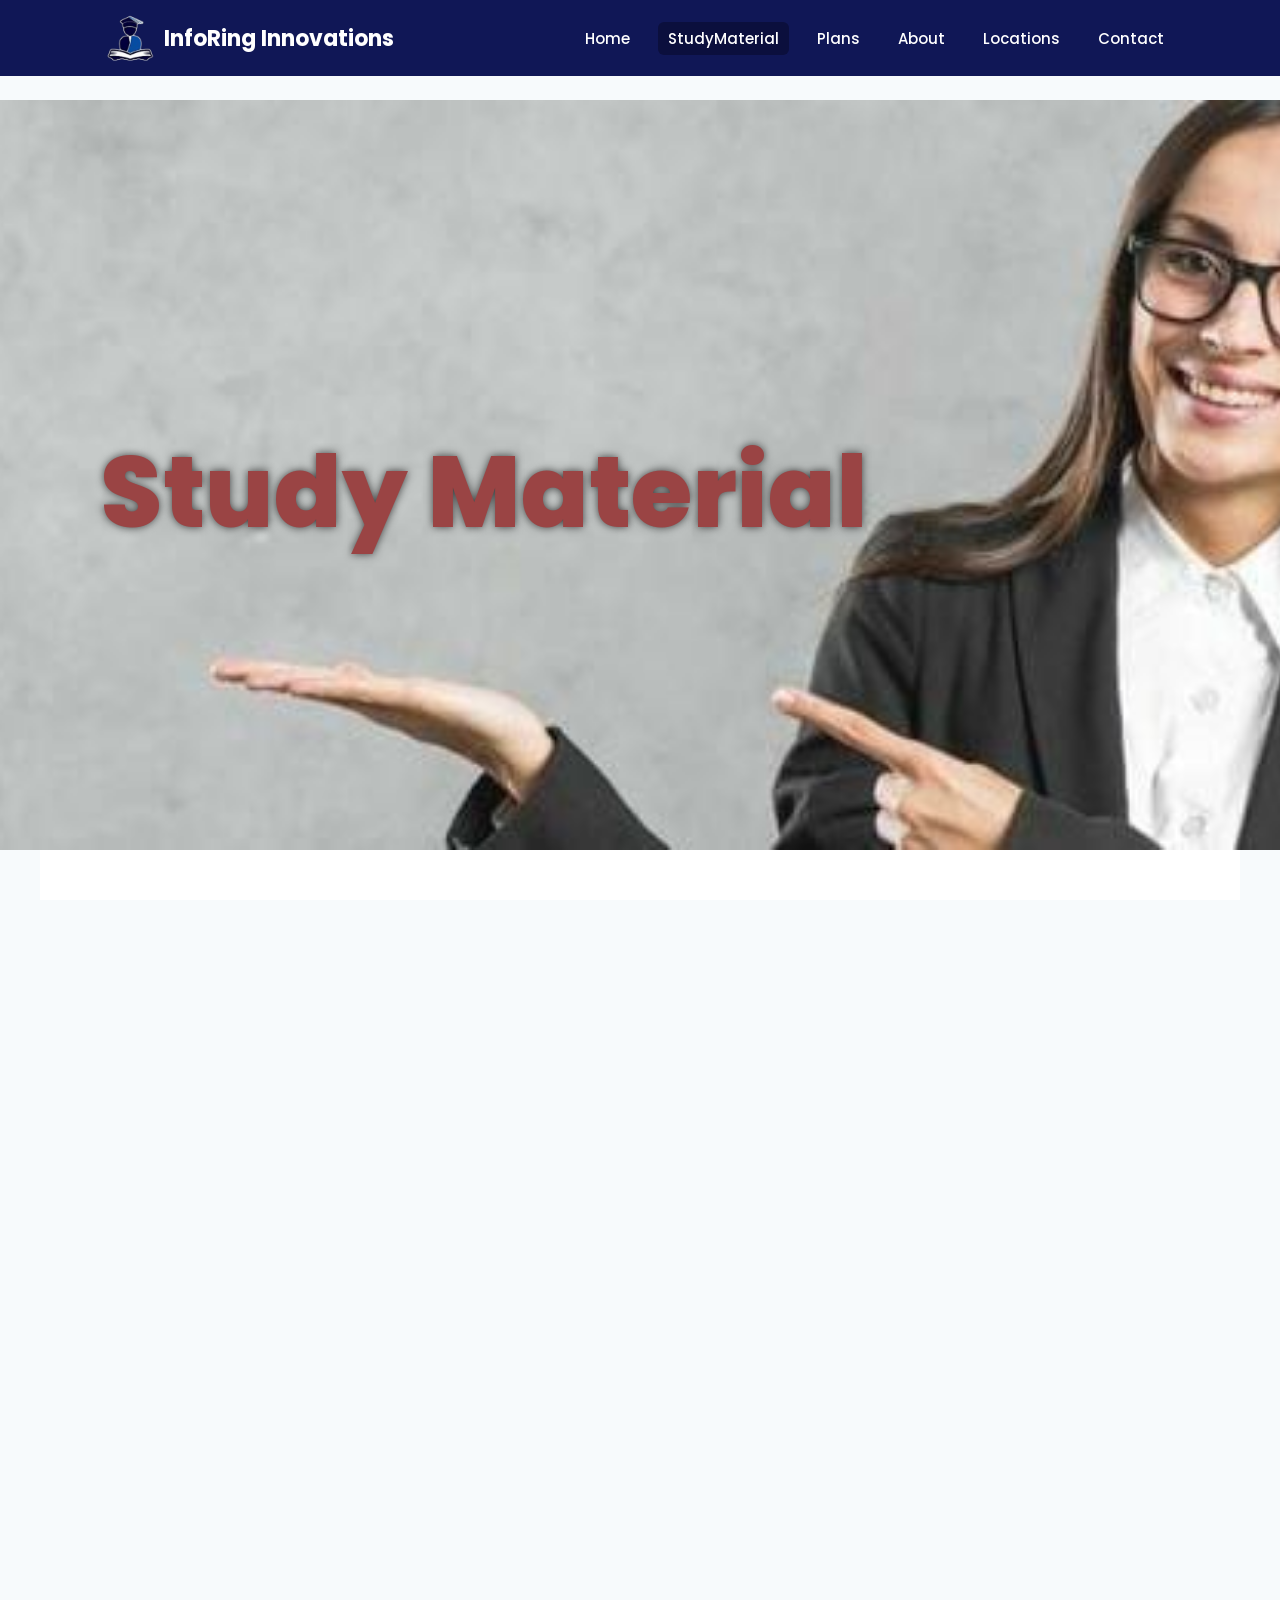
<file: courses.html>
<!DOCTYPE html>
<html lang="en">
<head>
  <meta charset="UTF-8" />
  <meta name="viewport" content="width=device-width, initial-scale=1" />
  <title>InfoRing Innovations- Courses</title>
  <meta name="description" content="InfoRing Innovations provides IT training, placement assistance, study materials and career guidance.">

<meta name="keywords" content="InfoRing Innovations, IT Training, Placement Assistance, Study Material">
  <link href="https://fonts.googleapis.com/css2?family=Poppins:wght@400;600&display=swap" rel="stylesheet" />
  <link rel="stylesheet" href="style.css" />
</head>
<body>
  <header>
  <nav class="navbar">
    <div class="nav-container">

     <div class="logo-wrapper">
  <div class="logo">
    <img src="imagef/logo.jpg" alt="Logo">
    <span class="institute-name">InfoRing Innovations</span>
  </div>

  <div class="mobile-menu-icon" id="menuToggle">
    &#9776;
  </div>
</div>


      <!-- DESKTOP MENU -->
      <ul class="nav-links desktop-only">
        <li><a href="index.html">Home</a></li>
        <li><a href="courses.html" class="active">StudyMaterial</a></li>
        <li><a href="plans.html">Plans</a></li>
        <li><a href="about.html">About</a></li>
        <li><a href="locations.html">Locations</a></li>
        <li><a href="contact.html">Contact</a></li>
      </ul>

      

    </div>
  </nav>

  <!-- MOBILE SIDEBAR -->
  <div class="mobile-sidebar" id="mobileMenu">
    <span class="close-btn" id="closeMenu">✕</span>
    <a href="index.html">Home</a>
    <a href="courses.html">StudyMaterial</a>
    <a href="plans.html">Plans</a>
    <a href="about.html">About</a>
    <a href="locations.html">Locations</a>
    <a href="contact.html">Contact</a>
  </div>
</header>

  <section class="study-hero">
  <img src="image2.jpeg" alt="Study Material">
  <h1>Study Material</h1>
</section>

<section class="study-content">
  <p>
    We strive to strengthen every learner with the skills and confidence they need to succeed as future professionals.
  </p>

  

</section>
<section class="study-gallery-row">

  <img src="imagef/imf20.jpeg" class="g-img small-img">
  <img src="imagef/imf21.jpeg" class="g-img large-img">
  <img src="imagef/imf22.jpeg" class="g-img medium-img">
  <img src="imagef/imf23.jpeg" class="g-img ssmall-img">

</section>

<section class="medical-section">

  <!-- TOP HEADING SECTION -->
  <div class="medical-top">
    <h2>What is Medical Billing?</h2>
    <p>
      Medical billing refers to creating, filing, and following up on insurance claims to secure reimbursement for the medical services given to patients.
    </p>
  </div>

  <!-- BLUE BOX + IMAGE SECTION -->
  <div class="medical-row">

    <!-- BLUE LEFT BOX -->
    <div class="medical-blue">
      <h3>Medical billing vs medical coding</h3>
      <p>
        Medical coding is the task of turning treatments and diagnoses into universal codes. Medical billing then takes those coded details and sends them to insurance companies to receive payment for the care provided.
      </p>
    </div>

    <!-- RIGHT IMAGE -->
    <div class="medical-photo">
      <img src="imagef/imf24.jpeg" alt="Students">
    </div>

  </div>

</section>
<section class="why-medical-section">

  <!-- LEFT IMAGE BOX -->
  <div class="why-left">
    <div class="why-image-box">
      <img src="imagef/imf25.jpeg" alt="Students">
    </div>
  </div>

  <!-- RIGHT TEXT -->
  <div class="why-right">
    <h2>Why Medical billing is the leading industries in India?</h2>
    <p>
      India has become a major hub for healthcare revenue cycle services because it offers high-quality work at a lower operational cost. The country’s large pool of trained professionals and strong communication abilities attract healthcare organizations, especially from the U.S. India’s familiarity with global healthcare coding and compliance systems also strengthens its position in the international billing landscape.
    </p>
  </div>

</section>
<section class="medical-section">

  <!-- TOP HEADING SECTION -->
  <div class="medical-top">
    <h2>What Is Information Technology(IT)?</h2>
    <p>
   Information Technology (IT) focuses on using computers, software, networks, and programming languages like Python, Java, and C to manage and create digital solutions. It helps students build practical skills for careers in technical support, system management, and software-related roles.
    </p>
  </div>

  <!-- BLUE BOX + IMAGE SECTION -->
  <div class="medical-row">

    <!-- BLUE LEFT BOX -->
    <div class="medical-blue">
      <h3>IT vs NON IT</h3>
      <p>
        T includes jobs that work with computers, software, networks, and programming languages like Python, Java, and C. These skills prepare students for technical roles in the technology field. Non-IT includes jobs that do not require coding, such as administration, billing, communication, customer service, and other basic office roles. Both fields offer good career opportunities based on a student’s interest and skill level.
      </p>
    </div>

    <!-- RIGHT IMAGE -->
    <div class="medical-photo">
      <img src="imagef/imf26.jpeg" alt="Students">
    </div>

  </div>

</section>
<section class="info-section"> 
  <!-- LEFT IMAGE --> 
   <div class="info-left"> 
    <div class="info-img-box">
       <img src="imagef/imf27.jpeg" alt=""> 
      </div> 
    </div>
       <!-- RIGHT TEXT -->
         <div class="info-right">
           <h2>Why IT is booming in India?</h2>
            <p> IT is booming in India because the country has many trained tech professionals, strong computer education, and the ability to provide quality work at affordable costs. Global companies rely on India for software development, digital support, and technical services. The rise of new technologies like AI, cloud computing, data science, and cybersecurity has also created more demand. With government support and increasing digital adoption, India continues to grow as one of the biggest IT hubs in the world.
               </p>
  </div>
</section>
    

<section class="blue-banner">

    <div class="banner-text">
        <p class="tagline">GET YOUR FIRST CHAPTER FREE</p>
        <h2>SIGN UP TODAY INNOVATIVE IN TEACHING.</h2>
    </div>

    <div class="banner-btn">
        <a href="#plans" class="apply-btn"onclick="location.href='contact.html'">Apply Now →</a>
    </div>

</section>



<!--institute section-->
<section class="institute-info-section">
  <div class="info-container">

    <!-- Left Side: Logo + Description -->
    <div class="info-col">
      <img src="imagef/logo.jpg" class="info-logo" alt="Institute Logo">
      <p>
        Building job-ready talent for healthcare, IT, and non-IT domains through real-world training and guided career development.
      </p>
      
    </div>

    <!-- Quick Links -->
    <div class="info-col">
      <h3 class="info-title">Quick Links</h3>
      <ul class="info-list">
        <li><a href="index.html">Home</a></li>
        <li><a href="courses.html" >Study Material</a></li>
        <li><a href="plans.html">Plans</a></li>
        <li><a href="about.html">About Us</a></li>
        <li><a href="contact.html">Contact</a></li>
      </ul>
    </div>

    <!-- Branches -->
    <div class="info-col">
      <h3 class="info-title">Our Branches</h3>
      <ul class="info-list">
        <li>Bangalore</li>
        <li>Hyderabad</li>
        <li>Nagpur</li>
        <li>Pune</li>
        <li>Kalburgi</li>
        <li>Bidar</li>
      </ul>
    </div>

    <!-- Contact -->
    <!-- Contact -->
<div class="info-col">
  <h3 class="info-title">Got Questions? Reach us</h3>

  <p class="info-phone">
    <a href="tel:+919449138533" style="color:#222; text-decoration:none;">
      +91 9449138533
    </a>
  </p>

  <p class="info-email">
    <a href="mailto:contact@inforing05@gmail.com" style="color:#444; text-decoration:none;">
      Gmail:- @inforing05@gmail.com
    </a>
  </p>

</div>

</section>

 
  <footer>
    <div class="container footer-content">
      <p>&copy; InfoRing Innovation</p>
      <p>
        <strong>Bangalore:</strong> 2nd Cross, near Ayyappa Temple,Kempapura, Hebbal, Bangalore - 560024<br />
        <strong>Hyderabad:</strong> Aurobindo Orbit, Tower 1, Plot No 30/C part of Sy. No. 83/1 Hyderabad Knowledge City, TSIIC, Raidurg, Panmukta, HITEC City, Serilingampalle (M), Hyderabad, Telangana 500032<br />
        Main Locations: Bangalore,Pune, Hyderabad, Nagpur,Bidar,Kalburgi<br />
        Phone: +91-9449138533
      </p>
      
    </div>

  </footer>
  <script src="script.js"></script>
</body>
</html>
</file>
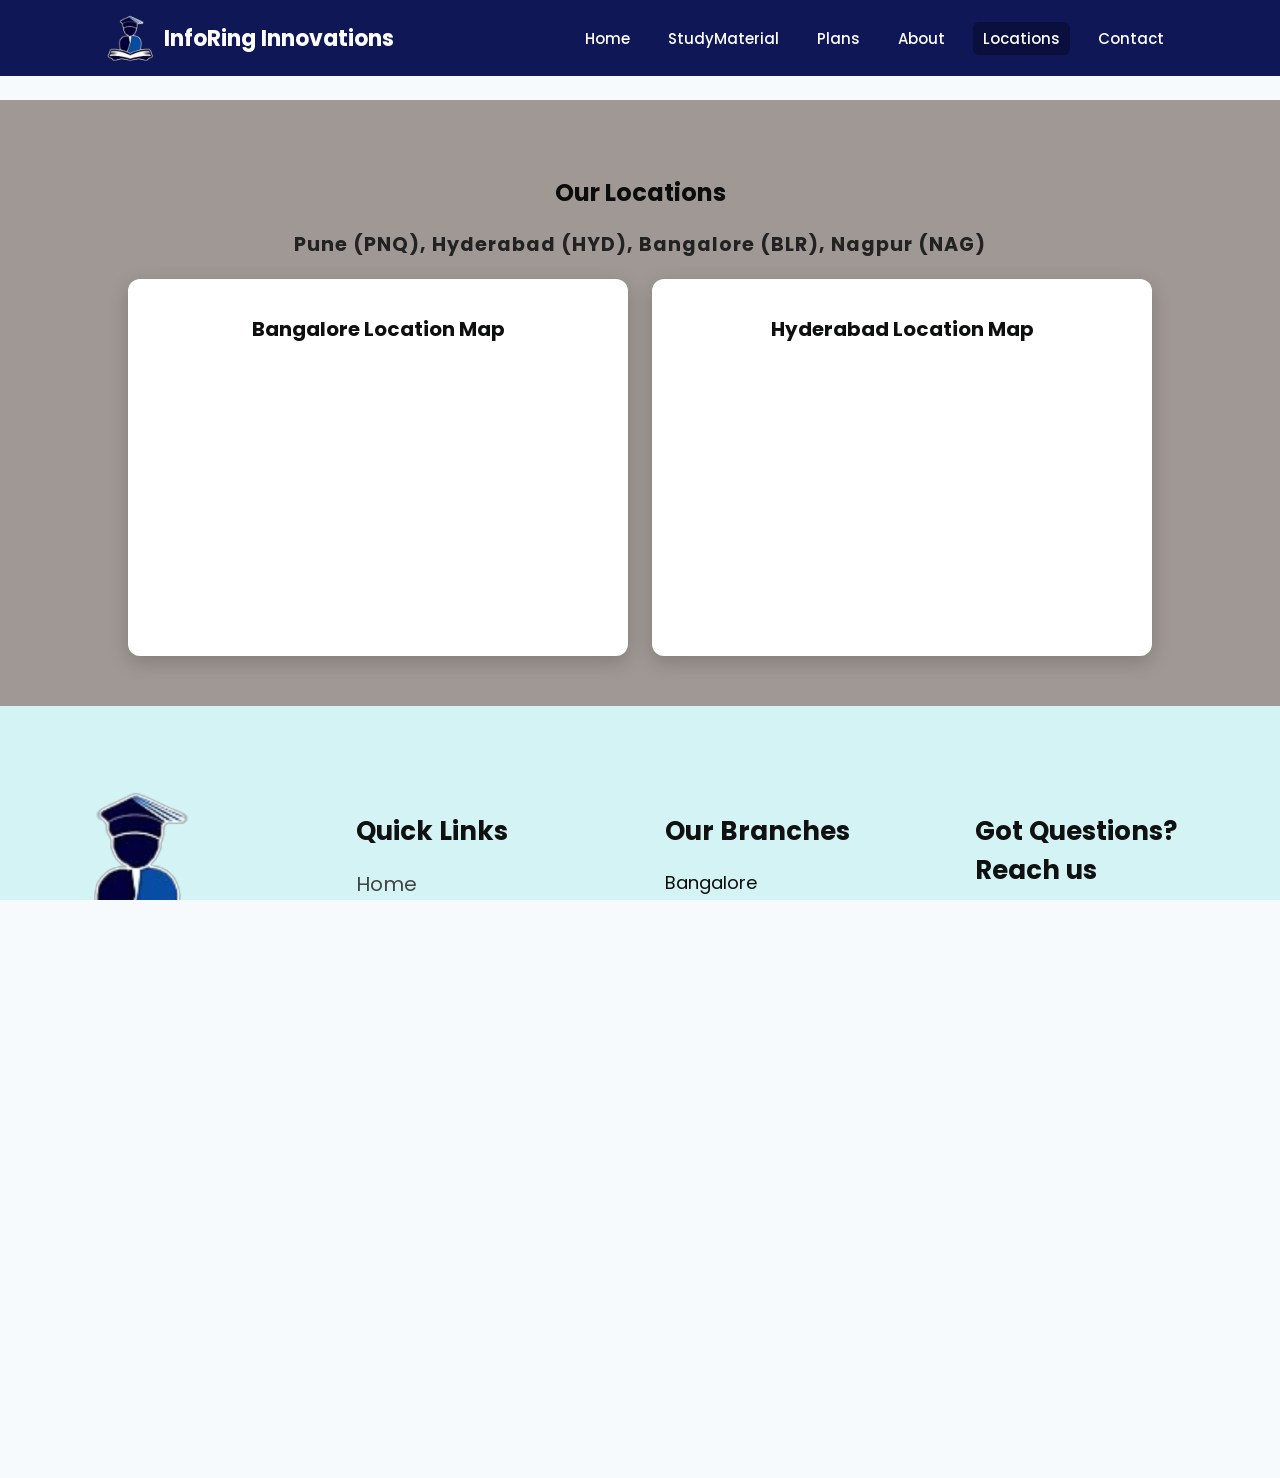
<file: locations.html>
<!DOCTYPE html>
<html lang="en">
<head>
  <meta charset="UTF-8" />
  <meta name="viewport" content="width=device-width, initial-scale=1" />
  <title>Inforing Innovations- Locations</title>
  <meta name="description" content="InfoRing Innovations provides IT training, placement assistance, study materials and career guidance.">

<meta name="keywords" content="InfoRing Innovations, IT Training, Placement Assistance, Study Material">
  <link href="https://fonts.googleapis.com/css2?family=Poppins:wght@400;600&display=swap" rel="stylesheet" />
  <link rel="stylesheet" href="style.css" />
</head>
<body>

  <header>
  <nav class="navbar">
    <div class="nav-container">

      <div class="logo-wrapper">
  <div class="logo">
    <img src="imagef/logo.jpg" alt="Logo">
    <span class="institute-name">InfoRing Innovations</span>
  </div>

  <div class="mobile-menu-icon" id="menuToggle">
    &#9776;
  </div>
</div>


      <!-- Desktop menu -->
      <ul class="nav-links desktop-only">
        <li><a href="index.html">Home</a></li>
        <li><a href="courses.html">StudyMaterial</a></li>
        <li><a href="plans.html">Plans</a></li>
        <li><a href="about.html">About</a></li>
        <li><a href="locations.html" class="active">Locations</a></li>
        <li><a href="contact.html">Contact</a></li>
      </ul>

    </div>
  </nav>

  <!-- Mobile Sidebar -->
  <div class="mobile-sidebar" id="mobileMenu">
    <span class="close-btn" id="closeMenu">✕</span>
    <a href="index.html">Home</a>
    <a href="courses.html">StudyMaterial</a>
    <a href="plans.html">Plans</a>
    <a href="about.html">About</a>
    <a href="locations.html">Locations</a>
    <a href="contact.html">Contact</a>
  </div>
</header>


  <section id="location" class="location-section animate visible">
    <div class="container">
      <h2>Our Locations</h2>
      <div class="locations-list">
        <p><strong>Pune (PNQ), Hyderabad (HYD), Bangalore (BLR), Nagpur (NAG)</strong></p>
      </div>
      <div class="map-row">
        <div class="map-column">
          <h3>Bangalore Location Map</h3>
          <iframe
            src="https://www.google.com/maps?q=2nd+Cross,+Hebbal,+Kempapura,+Bangalore+560024&output=embed"
            width="100%" height="300" style="border:0;" allowfullscreen loading="lazy"
            referrerpolicy="no-referrer-when-downgrade"></iframe>
        </div>
        <div class="map-column">
          <h3>Hyderabad Location Map</h3>
          <iframe
            src="https://www.google.com/maps?q=Aurobindo+Orbit+Tower+1+Hyderabad+500032&output=embed"
            width="100%" height="300" style="border:0;" allowfullscreen loading="lazy"
            referrerpolicy="no-referrer-when-downgrade"></iframe>
        </div>
      </div>
    </div>
  </section>
  <!-- Institute Info Section -->
<section class="institute-info-section">
  <div class="info-container">

    <!-- Left Side: Logo + Description -->
    <div class="info-col">
      <img src="imagef/logo.jpg" class="info-logo" alt="Institute Logo">
      <p>
        Building job-ready talent for healthcare, IT, and non-IT domains through real-world training and guided career development.
      </p>
      
    </div>

    <!-- Quick Links -->
    <div class="info-col">
      <h3 class="info-title">Quick Links</h3>
      <ul class="info-list">
        <li><a href="index.html">Home</a></li>
        <li><a href="courses.html">Study Material</a></li>
        <li><a href="plans.html">Plans</a></li>
        <li><a href="about.html">About Us</a></li>
        <li><a href="contact.html">Contact</a></li>
      </ul>
    </div>

    <!-- Branches -->
    <div class="info-col">
      <h3 class="info-title">Our Branches</h3>
      <ul class="info-list">
        <li>Bangalore</li>
        <li>Hyderabad</li>
        <li>Nagpur</li>
        <li>Pune</li>
        <li>Kalburgi</li>
        <li>Bidar</li>
      </ul>
    </div>

    <!-- Contact -->
<div class="info-col">
  <h3 class="info-title">Got Questions? Reach us</h3>

  <p class="info-phone">
    <a href="tel:+919449138533" style="color:#222; text-decoration:none;">
      +91 9449138533
    </a>
  </p>

  <p class="info-email">
    <a href="mailto:contact@inforing05@gmail.com" style="color:#444; text-decoration:none;">
      Gmail:- @inforing05@gmail.com
    </a>
  </p>

</div>

</section>

  <footer>
    <div class="container footer-content">
      <p>&copy; InfoRing Innovation.</p>
      <p>
        <strong>Bangalore:</strong> 2nd Cross, near Ayyappa Temple, Kempapura, Hebbal, Bangalore - 560024<br />
        <strong>Hyderabad:</strong> Aurobindo Orbit, Tower 1, Plot No 30/C part of Sy. No. 83/1 Hyderabad Knowledge City, TSIIC, Raidurg, Panmukta, HITEC City, Serilingampalle (M), Hyderabad, Telangana 500032<br />
        Main Locations: Pune, Hyderabad, BLR, Nagpur,Kalburgi,Bidar<br />
        Phone: +91-9449138533
      </p>
    </div>
  </footer>

  <script src="script.js"></script>
</body>
</html>
</file>
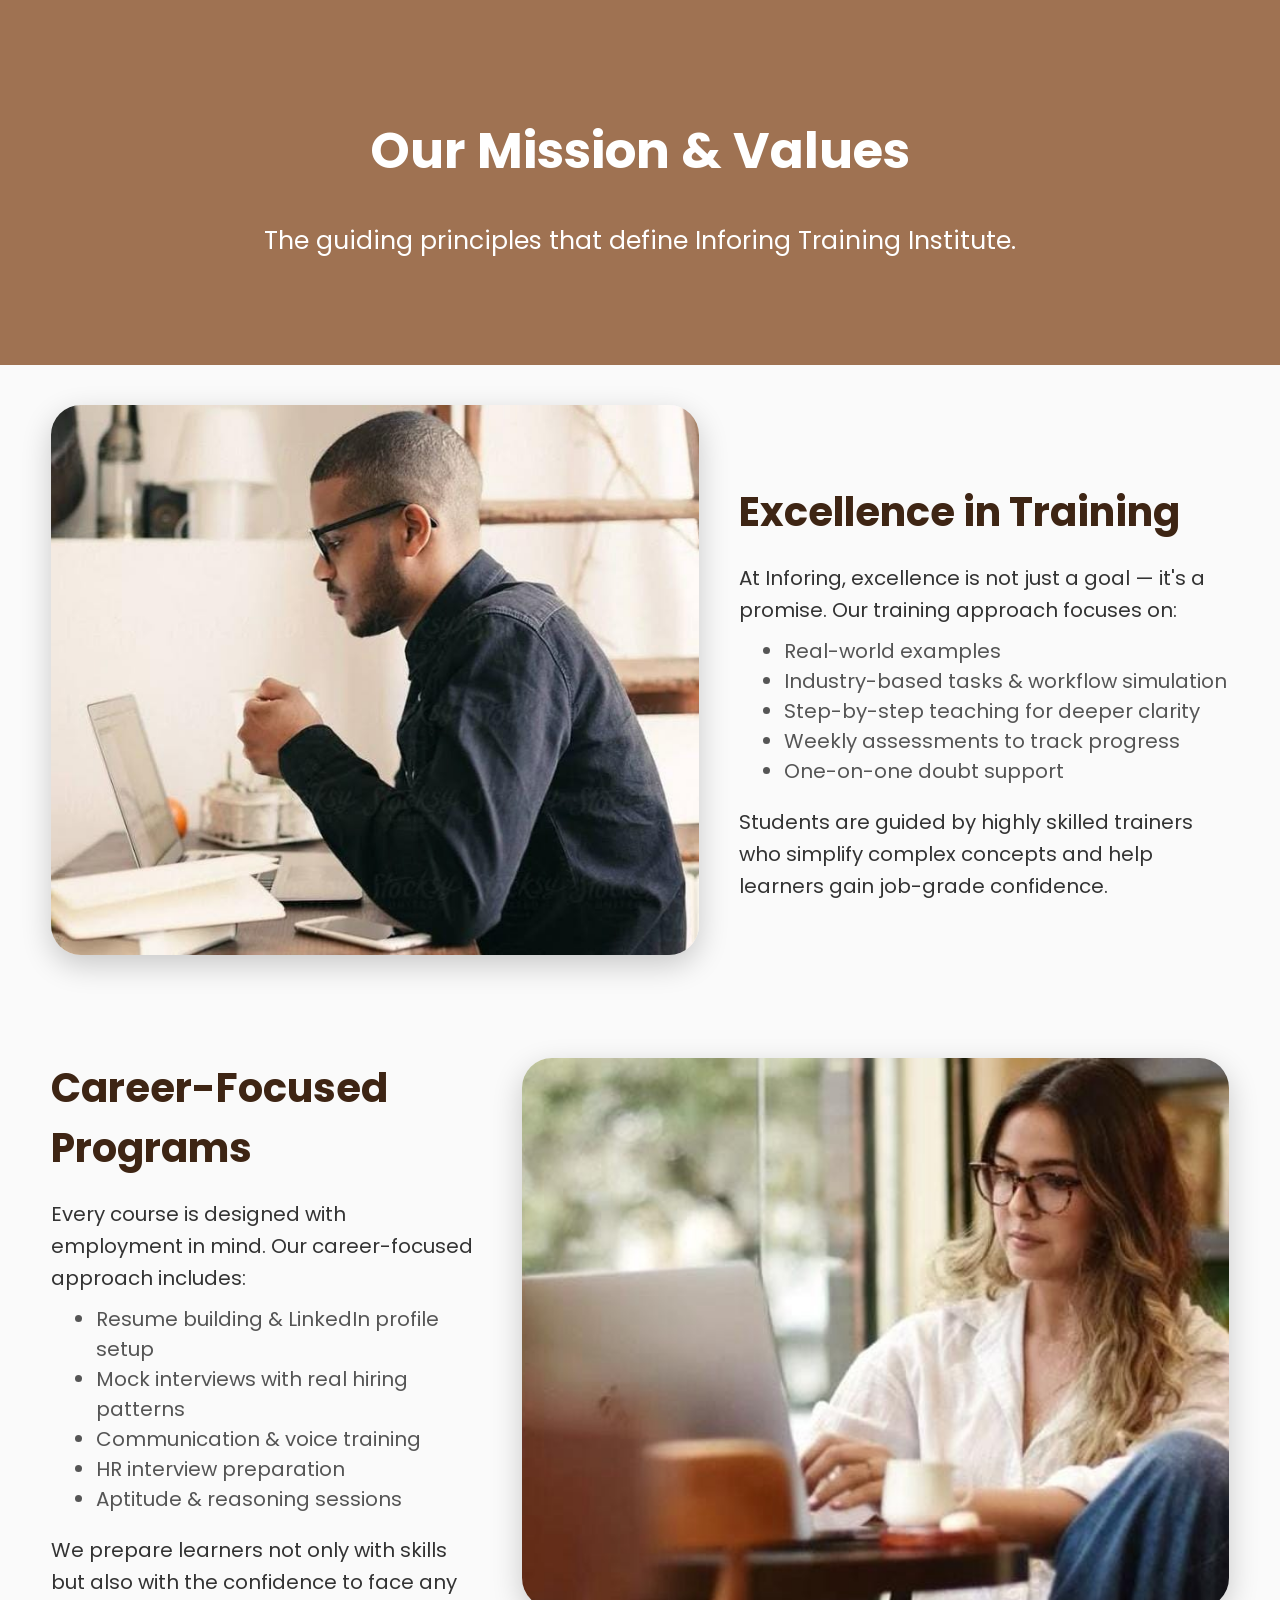
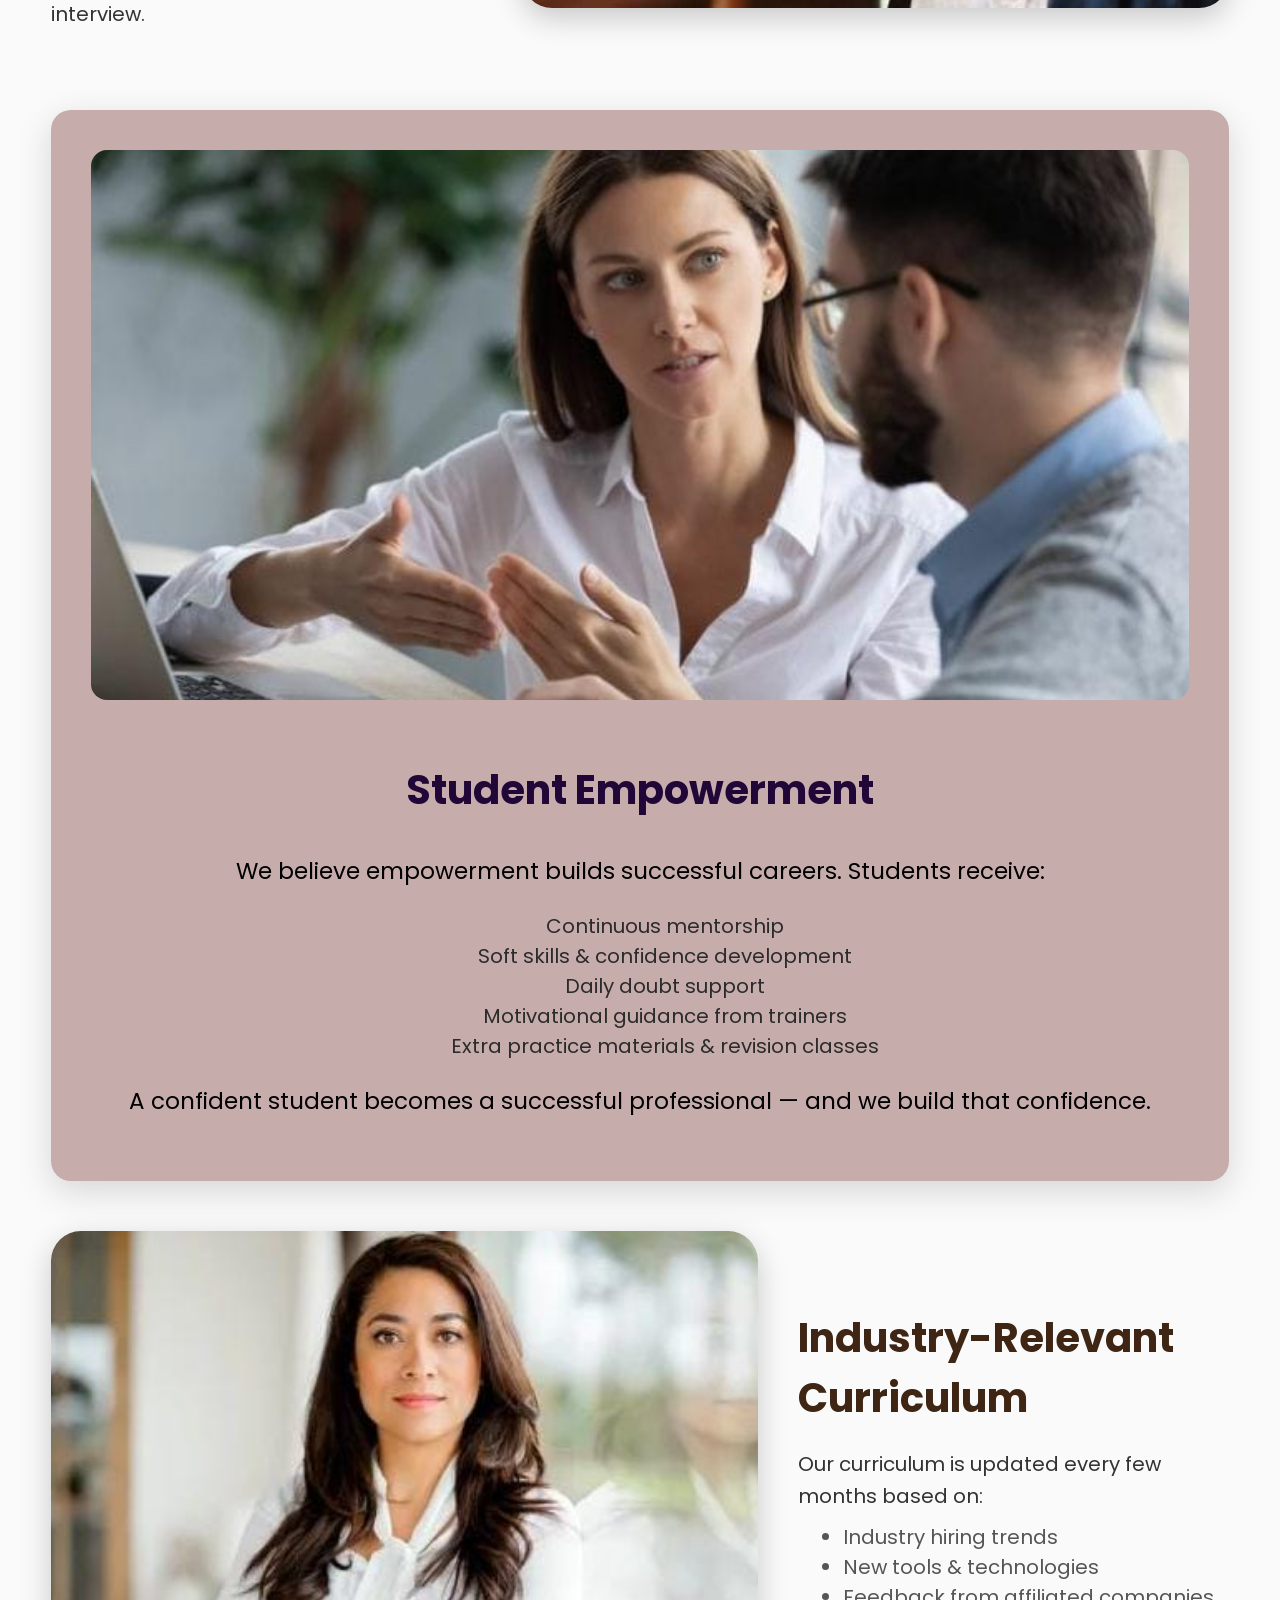
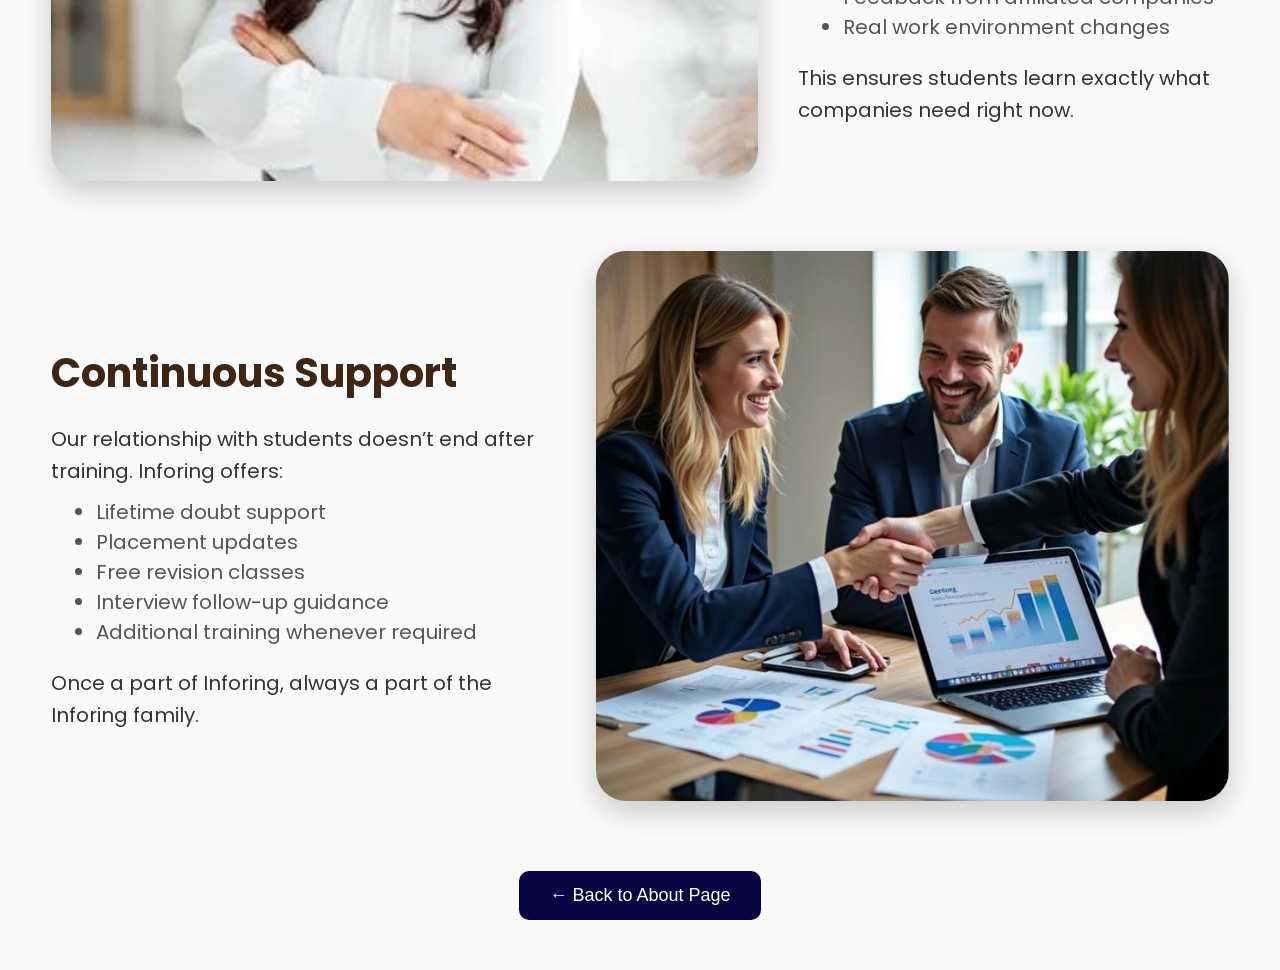
<file: mission-details.html>
<!DOCTYPE html>
<html lang="en">
<head>
  <meta charset="UTF-8" />
  <meta name="viewport" content="width=device-width, initial-scale=1" />
  <title>Mission & Values – Inforing</title>

  <link href="https://fonts.googleapis.com/css2?family=Poppins:wght@300;400;600;800&display=swap" rel="stylesheet"/>
  <link rel="stylesheet" href="mission-details.css" />
</head>

<body>

<!-- HEADER -->
<header class="md-header">
  <h1 data-animate="fade-down">Our Mission & Values</h1>
  <p data-animate="fade-up">The guiding principles that define Inforing Training Institute.</p>
</header>

<div class="md-container">

  <!-- LEFT IMAGE / RIGHT TEXT -->
  <section class="md-row left" data-animate="slide-left">
    <img src="imagef/imf10.jpeg" class="md-img">
    <div class="md-text">
      <h2>Excellence in Training</h2>
      <p>
        At Inforing, excellence is not just a goal — it's a promise.  
        Our training approach focuses on:
      </p>
      <ul>
        <li>Real-world examples</li>
        <li>Industry-based tasks & workflow simulation</li>
        <li>Step-by-step teaching for deeper clarity</li>
        <li>Weekly assessments to track progress</li>
        <li>One-on-one doubt support</li>
      </ul>
      <p>
        Students are guided by highly skilled trainers who simplify complex concepts 
        and help learners gain job-grade confidence.
      </p>
    </div>
  </section>

  <!-- RIGHT IMAGE / LEFT TEXT -->
  <section class="md-row right" data-animate="slide-right">
    <div class="md-text">
      <h2>Career-Focused Programs</h2>
      <p>
        Every course is designed with employment in mind.  
        Our career-focused approach includes:
      </p>
      <ul>
        <li>Resume building & LinkedIn profile setup</li>
        <li>Mock interviews with real hiring patterns</li>
        <li>Communication & voice training</li>
        <li>HR interview preparation</li>
        <li>Aptitude & reasoning sessions</li>
      </ul>
      <p>
        We prepare learners not only with skills but also with the confidence to face any interview.
      </p>
    </div>
    <img src="imagef/imf11.jpeg" class="md-img">
  </section>

  <!-- CENTER CARD (FULL WIDTH) -->
  <section class="md-center" data-animate="fade-up">
    <img src="imagef/imf12.jpeg" class="md-center-img">
    <h2>Student Empowerment</h2>
    <p>
      We believe empowerment builds successful careers.  
      Students receive:
    </p>
    <ul>
      Continuous mentorship<br>
      Soft skills & confidence development<br>
      Daily doubt support<br>
      Motivational guidance from trainers<br>
      Extra practice materials & revision classes<br>
    </ul>
    <p>
      A confident student becomes a successful professional — and we build that confidence.
    </p>
  </section>

  <!-- LEFT IMAGE / RIGHT TEXT -->
  <section class="md-row left" data-animate="slide-left">
    <img src="imagef/imf13.jpeg" class="md-img">
    <div class="md-text">
      <h2>Industry-Relevant Curriculum</h2>
      <p>
        Our curriculum is updated every few months based on:
      </p>
      <ul>
        <li>Industry hiring trends</li>
        <li>New tools & technologies</li>
        <li>Feedback from affiliated companies</li>
        <li>Real work environment changes</li>
      </ul>
      <p>
        This ensures students learn exactly what companies need right now.
      </p>
    </div>
  </section>

  <!-- RIGHT IMAGE / LEFT TEXT -->
  <section class="md-row right" data-animate="slide-right">
    <div class="md-text">
      <h2>Continuous Support</h2>
      <p>
        Our relationship with students doesn’t end after training.  
        Inforing offers:
      </p>
      <ul>
        <li>Lifetime doubt support</li>
        <li>Placement updates</li>
        <li>Free revision classes</li>
        <li>Interview follow-up guidance</li>
        <li>Additional training whenever required</li>
      </ul>
      <p>
        Once a part of Inforing, always a part of the Inforing family.
      </p>
    </div>
    <img src="imagef/imf14.jpeg" class="md-img">
  </section>

</div>

<!-- BACK BUTTON -->
<div class="md-back-wrapper">
  <button class="md-back-btn" onclick="window.location.href='about.html'">← Back to About Page</button>
</div>

<script src="mission-details.js"></script>

</body>
</html>
</file>
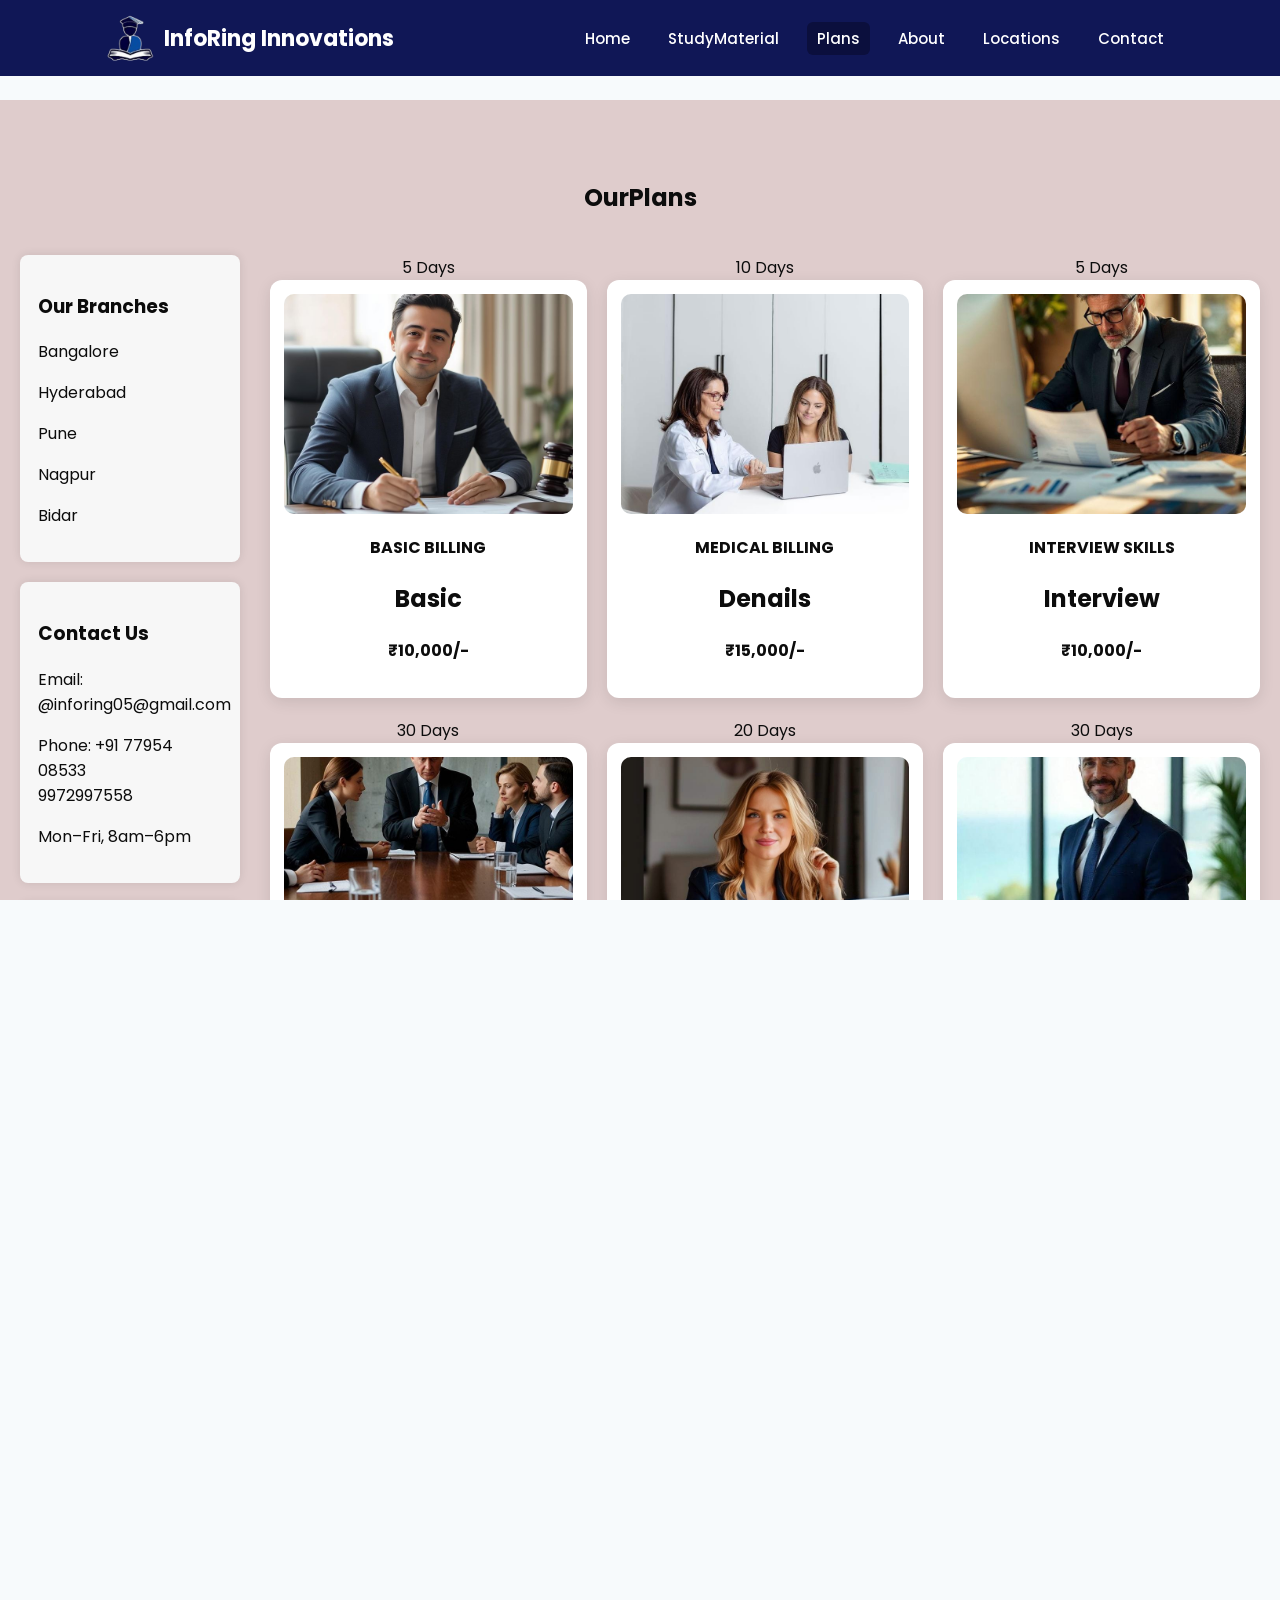
<file: plans.html>
<!DOCTYPE html>
<html lang="en">
<head>
  <meta charset="UTF-8" />
  <meta name="viewport" content="width=device-width, initial-scale=1" />
  <title>Inforing Innovations - Events</title>
  <meta name="description" content="InfoRing Innovations provides IT training, placement assistance, study materials and career guidance.">

<meta name="keywords" content="InfoRing Innovations, IT Training, Placement Assistance, Study Material">
  <link href="https://fonts.googleapis.com/css2?family=Poppins:wght@400;600&display=swap" rel="stylesheet" />
  <link rel="stylesheet" href="style.css" />
</head>
<body>
  <header>
  <nav class="navbar">
    <div class="nav-container">

      <div class="logo-wrapper">
  <div class="logo">
    <img src="imagef/logo.jpg" alt="Logo">
    <span class="institute-name">InfoRing Innovations</span>
  </div>

  <div class="mobile-menu-icon" id="menuToggle">
    &#9776;
  </div>
</div>


      <!-- Desktop menu -->
      <ul class="nav-links desktop-only">
        <li><a href="index.html">Home</a></li>
        <li><a href="courses.html">StudyMaterial</a></li>
        <li><a href="plans.html" class="active">Plans</a></li>
        <li><a href="about.html">About</a></li>
        <li><a href="locations.html">Locations</a></li>
        <li><a href="contact.html">Contact</a></li>
      </ul>

      
    </div>
  </nav>

  <!-- Mobile Sidebar -->
  <div class="mobile-sidebar" id="mobileMenu">
    <span class="close-btn" id="closeMenu">✕</span>
    <a href="index.html">Home</a>
    <a href="courses.html">StudyMaterial</a>
    <a href="plans.html">Plans</a>
    <a href="about.html">About</a>
    <a href="locations.html">Locations</a>
    <a href="contact.html">Contact</a>
  </div>
</header>

  <section id="events" class="events-section animate visible">
      <h1 class="heading" data-aos="zoom-in-down">Our<span>Plans</span></h1>
      <div class="main-wrapper">

      <!-- LEFT SIDE BAR -->
    

<div class="left-column">
      <div class="sidebar"class="active">
        <h3>Our Branches</h3>
        <p>Bangalore</p>
        <p>Hyderabad</p>
        <p>Pune</p>
        <p>Nagpur</p>
        <p>Bidar</p>
        </div>

         <div class="sidebar">
        
        <h3>Contact Us</h3>
        <p>Email: @inforing05@gmail.com</p>
        <p>Phone: +91 77954 08533<br>9972997558</p>
        <p>Mon–Fri, 8am–6pm</p>
        </div>

       <div class="sidebar">
      
        <h3>Need Help?</h3>
        <p>Call Us or Email Us</p>
        <p>-we are here to assist.</p>
      </div>
</div>

      <!-- right SIDE BAR -->

         <div class="plans-area">
          <div>
            <div class="tag">5 Days</div>
      <div class="row">
                <img src="imagef/mf1.jpeg" alt=""onclick="location.href='contact.html'">
                <h4>BASIC BILLING</h4>
                <h2>Basic</h2>
                <h4>&#8377;10,000/-</h4>
                </div>
            </div>
            <div>
              
            <div class="tag">10 Days</div>
            <div class="row">
                <img src="imagef/imf3.jpeg" alt=""onclick="location.href='contact.html'">
                <h4>MEDICAL BILLING </h4>
                <h2>Denails</h2>
                <h4>&#8377;15,000/-</h4>
                </div>
                
            </div>

            <div>
              <div class="tag">5 Days</div>
             <div class="row">
                <img src="imagef/imf2.jpeg" alt=""onclick="location.href='contact.html'">
                <h4>INTERVIEW SKILLS</h4>
                <h2>Interview</h2>
                <h4>&#8377;10,000/-</h4>
                </div>
            </div>
            <div>
              <div class="tag">30 Days</div>
            <div class="row">
                <img src="imagef/imf4.jpeg" alt=""onclick="location.href='contact.html'">
                 <h4>COMBO COURSE</h4>
                <h2>Combo Plan</h2>
                <h4>&#8377;20,000/-</h4>
                </div>
            </div>

            <div>
              <div class="tag">20 Days</div>
            <div class="row">
                <img src="imagef/imf5.jpeg" alt=""onclick="location.href='contact.html'">
                <h4>NON IT COURSES</h4>
                <h2>Courses</h2>
                <h4>&#8377;10,000/-</h4>
            </div>
            </div>

            <div>
              <div class="tag">30 Days</div>
            <div class="row">
                <img src="imagef/imf6.jpeg" alt=""onclick="location.href='contact.html'">
                <h4> IT COURSES</h4>
                <h2>IT</h2>
                <h4>&#8377;15,000/-</h4>
                </div>
            </div>
    </div>
    
  </section>

  <!-- Institute Info Section -->
<section class="institute-info-section">
  <div class="info-container">

    <!-- Left Side: Logo + Description -->
    <div class="info-col">
      <img src="imagef/logo.jpg" class="info-logo" alt="Institute Logo">
      <p>
        Building job-ready talent for healthcare, IT, and non-IT domains through real-world training and guided career development.
      </p>
      
    </div>

    <!-- Quick Links -->
    <div class="info-col">
      <h3 class="info-title">Quick Links</h3>
      <ul class="info-list">
        <li><a href="index.html">Home</a></li>
        <li><a href="courses.html">Study Material</a></li>
        <li><a href="plans.html">Plans</a></li>
        <li><a href="about.html">About Us</a></li>
        <li><a href="contact.html">Contact</a></li>
      </ul>
    </div>

    <!-- Branches -->
    <div class="info-col">
      <h3 class="info-title">Our Branches</h3>
      <ul class="info-list">
        <li>Bangalore</li>
        <li>Hyderabad</li>
        <li>Nagpur</li>
        <li>Pune</li>
        <li>Kalburgi</li>
        <li>Bidar</li>
      </ul>
    </div>

    <!-- Contact -->
<div class="info-col">
  <h3 class="info-title">Got Questions? Reach us</h3>

  <p class="info-phone">
    <a href="tel:+919449138533" style="color:#222; text-decoration:none;">
      +91 9449138533
    </a>
  </p>

  <p class="info-email">
    <a href="mailto:contact@inforing05@gmail.com" style="color:#444; text-decoration:none;">
      Gmail:- @inforing05@gmail.com
    </a>
  </p>

</div>

</section>

  <footer>
    <div class="container footer-content">
      <p>&copy;InfoRing Innovation</p>
      <p>
        <strong>Bangalore:</strong> 2nd Cross, near Ayyappa Temple, Kempapura, Hebbal, Bangalore - 560024<br />
        <strong>Hyderabad:</strong> Aurobindo Orbit, Tower 1, Plot No 30/C part of Sy. No. 83/1 Hyderabad Knowledge City, TSIIC, Raidurg, Panmukta, HITEC City, Serilingampalle (M), Hyderabad, Telangana 500032<br />
        Main Locations: Pune, Hyderabad, BLR,Kalburgi, Nagpur<br />
        Phone: +91-9449138533
      </p>
    </div>
  </footer>
  <script src="script.js"></script>
</body>
</html>
</file>
<file: style.css>
/* =======================
   Inforing Training Institute - Responsive CSS
   Kept original design/colors. Added mobile responsiveness (shrink on small screens).
   Replace your current style.css with this file.
   ======================= */

/* -------------------------
   GLOBAL / RESET
   ------------------------- */
* { box-sizing: border-box; }
html, body { height: 100%; }
body {
  margin: 0;
  font-family: 'Poppins', sans-serif;
  background: #f7fafc;
  color: #0c0c0c;
  padding-top: 100px; /* space for fixed navbar on desktop */
  overflow-x: hidden;
}
img { display: block; max-width: 100%; height: auto; }
/* -------------------------
   NAVBAR
------------------------- */

.navbar {
  position: fixed;
  top: 0;
  left: 0;
  width: 100%;
  background: #101756;
  padding: 14px 0;
  z-index: 1000;
}

.nav-container {
  max-width: 1200px;
  margin: auto;
  padding: 0 20px;

  display: flex;
  align-items: center;
  justify-content: space-between;
}

/* =======================
   LOGO + NAME
======================= */
.logo-wrapper {
  display: flex;
  align-items: center;
}

.logo {
  display: flex;
  align-items: center;
  gap: 10px;
}

.logo img {
  height: 48px;
}

.institute-name {
  font-size: 22px;
  font-weight: 700;
  color: #fff;
  white-space: nowrap;
}

/* =======================
   DESKTOP MENU
======================= */
.nav-links {
  list-style: none;
  display: flex;
  gap: 18px;
  margin: 0;
  padding: 0;
}

.nav-links li a {
  color: #fff;
  text-decoration: none;
  font-size: 15px;
  font-weight: 500;
  padding: 6px 10px;
  border-radius: 6px;
}

.nav-links li a.active {
  background: #0b0f3d;
}

/* HIDE HAMBURGER ON DESKTOP */
.mobile-menu-icon {
  display: none;
  font-size: 30px;
  color: #fff;
  cursor: pointer;
}

/* =======================
   MOBILE VIEW
======================= */
@media (max-width: 900px) {

  .desktop-only {
    display: none !important;
  }

  .mobile-menu-icon {
    display: block;
  }

  .logo-wrapper {
    width: 100%;
    justify-content: space-between;
  }

  .institute-name {
    font-size: 20px;
  }
}

/* SMALL MOBILE */
@media (max-width: 480px) {

  .logo img {
    height: 42px;
  }

  .institute-name {
    font-size: 18px;
  }
}
/* FORCE NAVBAR TEXT COLOR FIX */
.navbar .logo span,
.navbar .institute-name {
  color: #ffffff !important;
}
@media (max-width: 900px) {
  .navbar .logo span {
    color: #ffffff !important;
  }
}
/* ===============================
   FIX: Institute name size (ALL PAGES)
================================ */
.navbar .institute-name {
  font-size: 22px !important;
  font-weight: 700;
  color: #ffffff !important;
}

/* Mobile size */
@media (max-width: 900px) {
  .navbar .institute-name {
    font-size: 20px !important;
  }
}

@media (max-width: 480px) {
  .navbar .institute-name {
    font-size: 18px !important;
  }
}



/* -------------------------
   HERO SLIDER
   ------------------------- */
.hero-slider {
  position: relative;
  width: 100%;
  height: 90vh;            /* desktop look preserved */
  min-height: 520px;
  overflow: hidden;
  padding-top: 160px;      /* original spacing preserved for desktop */
}

/* slides */
.slide {
  position: absolute;
  inset: 0;
  width: 100%;
  height: 100%;
  opacity: 0;
  transition: opacity 1.2s ease-in-out;
}
.slide.active { opacity: 1; z-index: 2; }

/* image */
.slide img { width: 100%; height: 100%; object-fit: cover; }

/* dark overlay (if used) */
.overlay {
  position: absolute; inset: 0; background: rgba(0,0,0,0.45); z-index: 5;
}

/* text content: keep original placement on desktop but center for mobile via media queries */
.slide .content {
  position: absolute;
  bottom: 22%;
  left: 10%;
  z-index: 10;
  color: rgb(122, 124, 217);
  opacity: 0;
  animation: fadeUp 1s ease forwards;
  max-width: 600px;
}

/* keyframes */
@keyframes fadeUp {
  from { transform: translateY(40px); opacity: 0; }
  to   { transform: translateY(0); opacity: 1; }
}

/* subtitle and heading */
.subtitle { font-size: 18px; font-weight: 600; letter-spacing: 1px; margin-bottom: 10px; }
.slide h1 {
  font-size: 70px;
  line-height: 1.2;
  font-weight: 800;
  max-width: 600px;
  margin: 0;
}

/* buttons */
.btn {
  background: #051534;
  color: white;
  padding: 14px 30px;
  text-decoration: none;
  font-size: 18px;
  font-weight: 600;
  border-radius: 6px;
  margin-top: 20px;
  display: inline-block;
  transition: all 0.35s ease;
  position: relative;
  z-index: 20;
}
.btn:hover {
  background: #1555e9;
  transform: translateY(-4px) scale(1.07);
  box-shadow: 0 8px 25px rgba(21, 85, 233, 0.35);
}

/* -------------------------
   WHY SECTION (cards)
   ------------------------- */
.why-section {
  background: #b2a6a6;
  padding: 70px 0 50px;
  text-align: center;
}
.cards-row {
  display: flex;
  justify-content: center;
  gap: 25px;
  flex-wrap: wrap;
}
.why-card {
  width: 250px;
  background: white;
  padding: 25px 22px;
  border-radius: 18px;
  text-align: center;
  box-shadow: 0 6px 18px rgba(0,0,0,0.18);
  transition: 0.3s ease;
  position: relative;
}
.card-icon { width: 90px; margin-bottom: 12px; }
.why-card h3 { font-size: 20px; font-weight: 600; margin-bottom: 12px; color: #222; }
.why-card p { font-size: 16px; color: #271f7c; line-height: 1.4; margin-bottom: 25px; }
.why-card:hover { transform: translateY(-12px); }

/* trusted text */
.trusted { margin-top: 45px; color: white; font-size: 16px; }

/* -------------------------
   SECTION WRAPPER - IMAGE STACK + CONTENT
   ------------------------- */
.section-wrapper {
  width: 100%;
  padding: 80px 40px;
  display: flex;
  align-items: center;
  justify-content: center;
  gap: 60px;
  background: #ffffff;
  flex-wrap: nowrap;
}

/* image stack - change to responsive coordinates via media queries */
.image-stack {
  position: relative;
  width: 600px;
  height: 570px;
  flex-shrink: 0;
}
.img-back {
  position: absolute;
  width: 400px;
  height: 550px;
  object-fit: cover;
  border-radius: 10px;
  top: 40px;
  left: 20px;
  z-index: 3;
}
.blue-rect {
  position: absolute;
  width: 330px;
  height: 550px;
  background: #00c0e8;
  border-radius: 12px;
  left: 140px;
  top: 80px;
  z-index: 1;
}
.img-front {
  position: absolute;
  width: 360px;
  height: 460px;
  border-radius: 5px;
  object-fit: cover;
  left: 280px;
  top: 280px;
  z-index: 4;
}
.exp-box {
  position: absolute;
  left: 450px;
  top: 100px;
  background: rgb(205, 198, 236);
  padding: 15px 22px;
  border-radius: 10px;
  box-shadow: 0 4px 20px rgba(0,0,0,0.15);
  text-align: center;
  z-index: 10;
}

/* right text side */
.content-box { max-width: 500px; flex: 0 0 500px; }
.top-heading { font-size: 26px; color: #666; font-weight: 600; }
.main-heading { font-size: 60px; font-weight: 800; line-height: 1.2; margin: 10px 0 20px; }
.main-heading span { color: #003e7e; }
.description { font-size: 20px; line-height: 1.7; color: #444; margin-bottom: 25px; }

/* points */
.points-group { margin-bottom: 25px; }
.point-item { display: flex; align-items: center; gap: 15px; margin-bottom: 18px; }
.point-icon { width: 90px; height: 85px; }

/* primary button */
.primary-btn { background: #003eae; padding: 12px 32px; color: white; text-decoration: none; font-weight: 700; border-radius: 8px; display: inline-block; transition: 0.3s ease; }
.primary-btn:hover { background: #002f8a; transform: translateY(-3px); }

/* -------------------------
   STATS SECTION
   ------------------------- */
.stats-section {
  width: 100%;
  background: linear-gradient(135deg, #003e9e, #0054d6);
  padding: 55px 0;
  margin: 40px 0;
  border-radius: 20px;
}
.stats-container {
  max-width: 1180px;
  margin: auto;
  display: flex;
  justify-content: space-between;
  gap: 20px;
  text-align: center;
  flex-wrap: nowrap;
}
.stat-box {
  flex: 1;
  padding: 20px 10px;
  border-right: 1px solid rgba(255,255,255,0.4);
  animation: fadeUp 1s ease forwards;
  opacity: 0;
}
.stat-box:last-child { border-right: none; }
.stat-box h2 { font-size: 58px; font-weight: 1000; color: #fff; margin-bottom: 8px; }
.stat-box p { font-size: 28px; color: #fff; margin: 0; }

/* -------------------------
   PLACEMENT SECTION
   ------------------------- */
.placement-section { padding: 40px 6%; background: #f4f8ff; }
.placement-title { text-align: center; font-size: 55px; font-weight: 900; text-transform: uppercase; letter-spacing: 3px; margin-bottom: 50px; color: #021f63; }
.placement-title span { color: #0a3fa0; font-size: 90px; }
.placement-container { display: flex; gap: 40px; justify-content: space-between; align-items: flex-start; flex-wrap: wrap; }
.placement-image { flex: 1 1 45%; }
.placement-image img { width: 100%; height: 670px; object-fit: cover; border-radius: 16px; box-shadow: 0 10px 20px rgba(0,0,0,0.15); }
.placement-content { flex: 1 1 45%; font-size: 18px; color: #444; line-height: 1.7; }
.placement-highlight { background: #e8efff; padding: 15px; border-left: 5px solid #021f63; border-radius: 6px; font-weight: 700; color: #0a3fa0; margin-top: 15px; }

/* -------------------------
   PROGRAMS SECTION
   ------------------------- */
.program-area { padding: 60px 20px; text-align: center; }
.program-heading { font-size: 52px; font-weight: 800; }
.program-subtitle { font-size: 27px; color: #444; margin-bottom: 40px; }
.program-wrapper {
  max-width: 1000px;
  margin: auto;
  display: grid;
  grid-template-columns: repeat(2, 1fr);
  gap: 35px;
}
.prog-box { background: #fff; padding: 20px; border-radius: 20px; box-shadow: 0 10px 25px rgba(0,0,0,0.1); transition: 0.3s ease; text-align: left; }
.prog-photo { width: 100%; height: 380px; border-radius: 15px; object-fit: cover; margin-bottom: 12px; }
.prog-title { font-size: 25px; font-weight: 700; margin-bottom: 6px; }
.prog-text { font-size: 18px; color: #555; line-height: 1.5; }
.prog-mode { font-weight: 600; margin-top: 10px; color: #003a8f; }
.prog-btn { display: block; width: fit-content; margin: 15px auto 0 auto; padding: 10px 25px; background: #051534; color: #fff; border-radius: 8px; text-decoration: none; font-weight: 600; transition: 0.3s ease; text-align: center; }
.prog-btn:hover { background: #1555e9; transform: translateY(-3px) scale(1.05); box-shadow: 0 6px 18px rgba(21, 85, 233, 0.35); }

/* -------------------------
   GROWTH / EVENTS
   ------------------------- */
.growth-section { padding: 10px 100px; background: #bca9a9; }
.growth-title { font-size: 65px; font-weight: 800; margin-bottom: 30px; line-height: 1.2; color: #07204d; animation: slideDown 5s ease forwards; opacity: 0; }
@keyframes slideDown { from { opacity: 0; transform: translateY(-30px);} to { opacity: 1; transform: translateY(0);} }
.growth-btn { background: #0037d2; color: white; border: none; padding: 10px 22px; border-radius: 6px; font-size: 25px; float: right; cursor: pointer; transition: 0.3s; margin-bottom: 30px; }
.growth-list { margin-top: 20px; }
.growth-item { display: flex; align-items: center; padding: 25px 0; border-bottom: 1px solid #dcdcdc; animation: fadeUp 1s ease; }
.growth-date h3 { font-size: 60px; color: #001e62; margin: 0; font-weight: 600; }
.growth-content { flex: 1; padding-left: 20px; }
.growth-content h4 { font-size: 35px; margin: 0; font-weight: 300; }
.growth-content p { font-size: 25px; color: #444; margin-top: 5px; }
.growth-arrow { font-size: 37px; cursor: pointer; padding: 10px; transition: 0.3s; color: #001e62; }

/* -------------------------
   TESTIMONIALS
   ------------------------- */
.testimonial-wrapper { display: flex; width: 100%; background: #c4d1dc; align-items: stretch; gap: 0; flex-wrap: nowrap; }
.left-info-box {
  width: 55%;
  min-height: 750px;
  background: url("imagef/rev5.jpeg") center/cover no-repeat;
  position: relative;
  display: flex;
  justify-content: center;
  align-items: center;
}
.left-info-text { font-size: 56px; font-weight: 1000; color: white; text-shadow: 0px 2px 10px rgba(0,0,0,0.6); text-align: center; padding: 20px; }
.right-review-box { width: 45%; padding: 65px; background: rgb(227, 239, 242); position: relative; }
.review-title { font-size: 60px; margin-bottom: 30px; }
.review-photo { width: 80px; height: 80px; border-radius: 50%; object-fit: cover; margin-bottom: 15px; }
.review-text { font-size: 22px; color: #444; line-height: 1.6; margin-bottom: 18px; max-width: 500px; }
.rev-arrow { font-size: 56px; margin: 0 15px; cursor: pointer; transition: 0.5s; color: #003e7e; }

/* -------------------------
   INSTITUTE INFO / FOOTER
   ------------------------- */
.institute-info-section { background: #d4f3f5; padding: 80px 30px; }
.info-container {
  max-width: 1300px;
  margin: auto;
  display: flex;
  justify-content: space-between;
  gap: 50px;
  flex-wrap: wrap;
}
.info-col { flex: 1; min-width: 230px; }
.info-logo { width: 180px; margin-bottom: 15px; }
.info-title { font-size: 26px; color: #111; margin-bottom: 15px; font-weight: 700; }
.info-list { list-style: none; padding: 0; font-size: 18px; }

/* footer */
footer {
  background: #222831;
  color: #faf4f4;
  padding: 25px 0;
  text-align: center;
  font-size: 1rem;
  margin-top: 40px;
}

/* -------------------------
   ANIMATIONS
   ------------------------- */
@keyframes fade { from { opacity: 0; } to { opacity: 1; } }
@keyframes fadeUp { from { opacity: 0; transform: translateY(30px);} to { opacity: 1; transform: translateY(0);} }

/* ===========================
   RESPONSIVE OVERRIDES (TABLETS / MOBILE)
   Keep layout identical on desktop; shrink safely on smaller screens.
   =========================== */

/* -------- medium screens -------- */
@media (max-width: 1100px) {

  /* reduce hero and paddings a bit */
  body { padding-top: 90px; }
  .hero-slider { height: 78vh; min-height: 480px; padding-top: 140px; }

  /* image stack shrink */
  .image-stack { width: 520px; height: 500px; }
  .img-back { width: 360px; height: 500px; top: 30px; left: 10px; }
  .blue-rect { width: 300px; height: 500px; left: 120px; top: 70px; }
  .img-front { width: 320px; height: 420px; left: 240px; top: 240px; }
  .exp-box { left: 410px; top: 80px; }

  /* testimonial */
  .left-info-box { min-height: 600px; }
  .left-info-text { font-size: 48px; padding: 10px; }
  .right-review-box { padding: 45px; }
}

/* -------- tablet and small laptops -------- */
@media (max-width: 900px) {

  /* navbar spacing */
  .nav-container { padding: 0 14px; gap: 8px; }

  /* hero */
  .hero-slider { height: 65vh; min-height: 420px; padding-top: 120px; }
  .slide .content { left: 50%; transform: translate(-50%, 0); bottom: 18%; text-align: center; max-width: 90%; }
  .slide h1 { font-size: 40px; max-width: 600px; }

  /* section wrapper -> stack vertically */
  .section-wrapper { flex-direction: column; padding: 50px 20px; gap: 30px; align-items: center; }
  .image-stack { width: 420px; height: 420px; position: relative; }
  .img-back { width: 300px; height: 400px; top: 20px; left: 8px; }
  .blue-rect { width: 260px; height: 400px; left: 100px; top: 60px; }
  .img-front { width: 240px; height: 320px; left: 200px; top: 200px; }
  .exp-box { left: auto; right: 20px; top: 20px; }

  /* content box width */
  .content-box { max-width: 700px; width: 100%; padding: 0 12px; }

  /* stats */
  .stats-container { flex-wrap: wrap; gap: 12px; }
  .stat-box { width: 48%; border-right: none; border-bottom: 1px solid rgba(255,255,255,0.2); padding: 20px; }

  /* placement image height */
  .placement-image img { height: 480px; }

  /* programs grid -> single column on smaller tablets */
  .program-wrapper { grid-template-columns: 1fr; max-width: 720px; }

  /* growth section padding */
  .growth-section { padding: 20px 30px; }

  /* testimonial -> stack vertically */
  .testimonial-wrapper { flex-direction: column; }
  .left-info-box, .right-review-box { width: 100%; min-height: 320px; }
  .right-review-box { padding: 30px; }
  .review-title { font-size: 40px; }

  /* institute info container */
  .info-container { gap: 30px; padding: 0 12px; }
}

/* -------- mobile responsive (phones) -------- */
@media (max-width: 768px) {

  /* reduce top padding to accommodate stacked navbar */
  body { padding-top: 120px; }

  /* NAVBAR: stack links but keep same design */
  .nav-container { flex-direction: column; gap: 8px; padding: 8px 14px; }
  .logo img { height: 50px; }
  .logo { font-size: 18px; }
  .nav-links { gap: 10px; flex-wrap: wrap; justify-content: center; }

  /* HERO - reduce sizes and center content */
  .hero-slider { height: 65vh; min-height: 380px; padding-top: 100px; }
  .slide .content {
    position: absolute;
    top: 50%;
    left: 50%;
    transform: translate(-50%, -50%);
    bottom: auto;
    max-width: 92%;
    padding: 0 12px;
    text-align: center;
  }
  .slide h1 { font-size: 28px; max-width: 95%; line-height: 1.15; }
  .subtitle { font-size: 14px; }
  .btn { font-size: 15px; padding: 10px 22px; }

  /* WHY cards: reduce width and center */
  .why-card { width: calc(50% - 22px); padding: 18px; }
  .card-icon { width: 70px; }

  /* Section wrapper: image stack should scale to be narrower */
  .section-wrapper { padding: 30px 16px; gap: 24px; }
  .image-stack { width: 360px; height: 320px; order: 2; }
  .img-back { width: 260px; height: 300px; top: 10px; left: 10px; }
  .blue-rect { width: 220px; height: 300px; left: 100px; top: 40px; }
  .img-front { width: 200px; height: 240px; left: 200px; top: 160px; }
  .exp-box { left: auto; right: 12px; top: 8px; padding: 10px 14px; }

  .content-box { width: 100%; max-width: 100%; order: 1; text-align: center; }
  .main-heading { font-size: 30px; margin-top: 6px; }
  .description { font-size: 16px; }

  /* stats */
  .stat-box { width: 50%; padding: 18px 0; border-right: none; border-bottom: 1px solid rgba(255,255,255,0.18); }
  .stat-box:nth-child(3), .stat-box:nth-child(4) { border-bottom: none; }

  /* placement */
  .placement-title { font-size: 34px; }
  .placement-image img { height: 300px; border-radius: 12px; }
  .placement-content { font-size: 16px; }

  /* programs */
  .prog-photo { height: 220px; }
  .prog-title { font-size: 20px; }
  .prog-text { font-size: 15px; }

  /* growth / events - stack */
  .growth-section { padding: 20px 12px; }
  .growth-title { font-size: 28px; text-align: left; }
  .growth-btn { float: none; display: block; margin: 12px 0; }

  .growth-item { flex-direction: column; align-items: flex-start; gap: 10px; }
  .growth-date h3 { font-size: 34px; }
  .growth-content h4 { font-size: 20px; }
  .growth-content p { font-size: 16px; }

  /* testimonials stacked */
  .testimonial-wrapper { flex-direction: column; }
  .left-info-box, .right-review-box { width: 100%; min-height: 260px; }
  .left-info-text { font-size: 32px; padding: 10px; }
  .right-review-box { padding: 22px; }
  .review-title { font-size: 28px; }

  /* institute info */
  .institute-info-section { padding: 40px 16px; }
  .info-logo { width: 140px; margin: 0 auto 12px; display: block; }
  .info-title { font-size: 20px; text-align: center; }
  .info-col p, .info-list, .info-list li { text-align: center; font-size: 15px; }
}

/* -------- extra small phones -------- */
@media (max-width: 480px) {

  body { padding-top: 110px; }

  /* navbar */
  .logo img { height: 42px; }
  .logo span { font-size: 14px; }

  /* hero */
  .hero-slider { height: 60vh; min-height: 340px; padding-top: 100px; }
  .slide h1 { font-size: 20px; }
  .subtitle { font-size: 12px; }
  .btn { font-size: 13px; padding: 8px 16px; }

  /* why cards one column */
  .why-card { width: 100%; }

  /* stack everything */
  .section-wrapper { padding: 20px 12px; gap: 18px; }
  .image-stack { width: 320px; height: 280px; order: 2; }
  .img-back { width: 240px; height: 260px; top: 8px; left: 8px; }
  .img-front { width: 180px; height: 210px; left: 180px; top: 130px; }
  .exp-box { right: 8px; top: 6px; }

  .main-heading { font-size: 24px; }
  .description { font-size: 15px; }

  /* stats boxes full width */
  .stat-box { width: 100%; border-bottom: 1px solid rgba(255,255,255,0.12); }

  /* placement */
  .placement-image img { height: 220px; }

  /* programs */
  .prog-photo { height: 180px; }

  /* testimonial text */
  .left-info-text { font-size: 26px; }
  .review-text { font-size: 18px; max-width: 100%; }

  /* footer */
  footer { padding: 20px 12px; font-size: 14px; }
}

/* ===========================
   SMALL FIXES (prevent overflow)
   =========================== */
.container, .nav-container, .info-container {
  max-width: 1100px;
  margin: 0 auto;
  padding: 0 16px;
}

/* ensure no element forces horizontal scroll */
html, body, .hero-slider, .slide, .section-wrapper, .program-wrapper, .testimonial-wrapper {
  overflow-x: hidden;
}

/* Accessibility: make sure focus states remain visible */
a:focus, button:focus { outline: 3px solid rgba(21,85,233,0.25); outline-offset: 2px; }

/* End of file */
/* TESTIMONIAL SLIDER FIX */
.review-slide {
  display: none;
}

.review-slide.active {
  display: block;
}

.review-arrows {
  margin-top: 20px;
  text-align: center;
}

.rev-arrow {
  font-size: 40px;
  cursor: pointer;
  padding: 10px 15px;
  user-select: none;
  transition: 0.2s ease;
}

.rev-arrow:hover {
  transform: scale(1.2);
  color: #001e62;
}
/* Hide desktop nav on mobile */
@media (max-width: 900px) {
    .desktop-only {
        display: none !important;
    }
}

/* Hide mobile menu icon + sidebar on desktop */
@media (min-width: 901px) {
    .mobile-menu-icon,
    .mobile-sidebar {
        display: none !important;
    }
}

/* MOBILE MENU STYLES */
.mobile-menu-icon {
    font-size: 32px;
    color: white;
    cursor: pointer;
    display: none;
}

@media (max-width: 900px) {
    .desktop-only {
        display: none !important;
    }
    .mobile-menu-icon {
        display: block !important;
    }
}

.mobile-sidebar {
    position: fixed;
    top: 0;
    left: -100%;
    width: 75%;
    height: 100vh;
    background: #101756;
    padding: 40px 25px;
    transition: 0.3s ease;
    z-index: 99999;
}

.mobile-sidebar a {
    display: block;
    padding: 18px 0;
    color: white;
    font-size: 20px;
    border-bottom: 1px solid rgba(255,255,255,0.2);
}

.mobile-sidebar.show {
    left: 0;
}

.close-btn {
    font-size: 32px;
    color: white;
    float: right;
    margin-bottom: 25px;
    cursor: pointer;
}















/*course section or study material/
/* TOP HERO IMAGE */
/* ================================
   STUDY MATERIAL PAGE - RESPONSIVE
================================ */

/* ------------------------------
   HERO SECTION
------------------------------ */
.study-hero {
  position: relative;
  width: 100%;
  height: 750px;
  overflow: hidden;
}

.study-hero img {
  width: 100%;
  height: 100%;
  object-fit: cover;
}

/* TEXT ON HERO */
.study-hero h1 {
  position: absolute;
  bottom: 200px;
  left: 100px;
  color: rgb(154, 68, 68);
  font-size: 100px;
  font-weight: 800;
  text-shadow: 0px 0px 8px rgba(8, 8, 8, 0.7);
}

/* -------- MOBILE FIX FOR HERO -------- */
@media (max-width: 768px) {

  .study-hero {
    height: 380px;
  }

  .study-hero h1 {
    font-size: 40px;
    left: 20px;
    bottom: 25px;
  }
}

@media (max-width: 480px) {
  .study-hero {
    height: 320px;
  }
  .study-hero h1 {
    font-size: 30px;
    left: 15px;
    bottom: 18px;
  }
}

/* ------------------------------
   CONTENT SECTION
------------------------------ */

.study-content {
  background: white;
  padding: 80px 20px;
  text-align: left;
  max-width: 1200px;
  margin: 0 auto;
}

.study-content p {
  font-size: 54px;
  font-weight: 500;
  line-height: 1.4;
  color: #222;
  margin-bottom: 30px;
}

/* MOBILE CONTENT FIX */
@media (max-width: 768px) {
  .study-content p {
    font-size: 26px;
  }
}

@media (max-width: 480px) {
  .study-content p {
    font-size: 20px;
  }
}

/* ------------------------------
   IMAGE GALLERY SECTION
------------------------------ */

.study-gallery-row {
  width: 100%;
  display: flex;
  justify-content: center;
  gap: 35px;
  margin: 50px 0;
}

.g-img {
  border-radius: 15px;
  object-fit: cover;
  box-shadow: 0px 4px 15px rgba(0,0,0,0.2);
  transition: 0.3s ease;
}

.small-img { width: 200px; height: 290px; }
.ssmall-img { width: 180px; height: 240px; }
.large-img { width: 260px; height: 360px; }
.medium-img { width: 220px; height: 300px; }

.g-img:hover {
  transform: scale(1.03);
}

/* MOBILE GALLERY FIX */
@media (max-width: 768px) {

  .study-gallery-row {
    flex-direction: column;
    align-items: center;
  }

  .g-img {
    width: 85%;
    height: auto;
  }
}

/* ------------------------------
   MEDICAL SECTION (Blue + Image)
------------------------------ */

.medical-section {
  max-width: 1200px;
  margin: 0 auto;
  padding: 40px 20px;
  background: white;
}

.medical-top {
  display: flex;
  justify-content: space-between;
  margin-bottom: 40px;
}

.medical-top h2 {
  font-size: 36px;
  font-weight: 700;
}

.medical-top p {
  max-width: 600px;
  font-size: 18px;
  color: #444;
}

.medical-row {
  display: flex;
  align-items: center;
  gap: 0;
}

/* BLUE BOX */
.medical-blue {
  width: 55%;
  background: linear-gradient(135deg, #064dac, #003a7d);
  color: white;
  padding: 40px;
  border-radius: 15px;
  min-height: 280px;
}

.medical-blue h3 {
  font-size: 26px;
  margin-bottom: 12px;
}

/* IMAGE RIGHT */
.medical-photo {
  width: 50%;
  margin-left: -60px;
  z-index: 2;
}

.medical-photo img {
  width: 100%;
  border-radius: 15px;
  object-fit: cover;
}

/* MOBILE STACKING FIX */
@media (max-width: 768px) {

  .medical-top {
    flex-direction: column;
    gap: 10px;
  }

  .medical-row {
    flex-direction: column;
  }

  .medical-blue,
  .medical-photo {
    width: 100%;
    margin-left: 0;
  }

  .medical-photo img {
    margin-top: 20px;
  }
}

/* ------------------------------
   WHY MEDICAL (Peach box)
------------------------------ */

.why-medical-section {
  max-width: 1200px;
  margin: 60px auto;
  display: flex;
  align-items: center;
  gap: 40px;
  padding: 0 20px;
  background: white;
}

.why-left, .why-right {
  width: 50%;
}

.why-image-box {
  background: #f5cfa4;
  padding: 20px;
  border-radius: 18px;
}

.why-image-box img {
  width: 100%;
  border-radius: 12px;
}

/* MOBILE FIX */
@media (max-width: 768px) {
  .why-medical-section {
    flex-direction: column;
  }
  .why-left,
  .why-right {
    width: 100%;
  }
}

/* ------------------------------
   IT BOOM SECTION
------------------------------ */

.info-section {
  max-width: 1200px;
  margin: 50px auto;
  display: flex;
  gap: 40px;
  padding: 0 20px;
}

.info-left, .info-right {
  width: 50%;
}

.info-img-box {
  background: #04292f;
  padding: 20px;
  border-radius: 18px;
}

.info-img-box img {
  width: 100%;
  border-radius: 12px;
}

/* MOBILE FIX */
@media (max-width: 768px) {
  .info-section {
    flex-direction: column;
  }

  .info-left,
  .info-right {
    width: 100%;
  }
}

/* ------------------------------
   BLUE BANNER SECTION
------------------------------ */

.blue-banner {
  width: 90%;
  background: url("imagef/bannerimg.jpeg") center/cover no-repeat;
  padding: 60px 80px;
  color: rgb(39, 37, 37);
  display: flex;
  justify-content: space-between;
  align-items: center;
  border-radius: 12px;
  margin: auto;

  opacity: 0;
  transform: translateY(40px);
  animation: slideUp 1.1s ease-out forwards;
}

@keyframes slideUp {
  from { opacity: 0; transform: translateY(55px); }
  to { opacity: 1; transform: translateY(0); }
}

.blue-banner > div {
  max-width: 600px;
}

/* MOBILE FIX */
@media (max-width: 768px) {
  .blue-banner {
    flex-direction: column;
    text-align: center;
    padding: 40px 25px;
    gap: 25px;
  }
}















/* ------------------------------------
   PLANS PAGE – CLEAN + RESPONSIVE CSS
------------------------------------ */

/* ------------------------------------
   PLANS PAGE – FINAL RESPONSIVE CSS
------------------------------------ */

.events-section {
  padding: 60px 20px;
  background: #dfcccc;
  text-align: center;
}

/* Layout */
.main-wrapper {
  display: flex;
  gap: 30px;
  align-items: flex-start;
  margin-top: 40px;
}

/* Sidebar */
.left-column {
  display: flex;
  flex-direction: column;
  gap: 20px;
}

.sidebar {
  width: 220px;
  background: #f7f7f7;
  padding: 18px;
  border-radius: 8px;
  box-shadow: 0 0 10px rgba(0,0,0,0.1);
  text-align: left;
}

/* Grid */
.plans-area {
  flex: 1;
  display: grid;
  grid-template-columns: repeat(3, 1fr); /* Desktop */
  gap: 20px;
}

/* Card */
.row {
  background: #fff;
  border-radius: 12px;
  padding: 14px;
  box-shadow: 0 4px 15px rgba(0,0,0,0.1);
  transition: 0.3s ease;
}

.row img {
  width: 100%;
  height: 220px;
  object-fit: cover;
  border-radius: 10px;
}

/* Tablet → 2 cards */
@media (max-width: 992px) {
  .plans-area {
    grid-template-columns: repeat(2, 1fr);
  }
}

/* Mobile → FORCE 1 card */
@media (max-width: 600px) {
  .main-wrapper {
    flex-direction: column;
  }

  .sidebar {
    width: 100%;
  }

  .plans-area {
    grid-template-columns: 1fr !important;
  }

  .row img {
    height: 200px;
  }
}






/*-------------------------------------------------------------------------------------------------about section-----------------------*/




/* ===============================
   ABOUT SECTION
================================ */
.about-section {
  background: #b2a6a6;
  margin: 0;
  padding: 0;
}

/* ===============================
   HERO
================================ */
.about-hero {
  width: 100%;
  min-height: 650px;
  background: url("imagef/imf7.jpeg") center/cover no-repeat;
  display: flex;
  align-items: center;
  justify-content: center;
  position: relative;
  text-align: center;
}

.about-hero::after {
  content: "";
  position: absolute;
  inset: 0;
  background: rgba(0,0,0,0.45);
}

.about-hero h1 {
  position: relative;
  z-index: 2;
  font-size: 80px;
  font-weight: 900;
  color: #fff;
}

/* ===============================
   SUB TEXT
================================ */
.sub,
.tagline {
  max-width: 1200px;
  margin: auto;
  padding: 0 20px;
  text-align: center;
}

.sub {
  font-size: 28px;
  color: #fff;
  margin-top: 40px;
}

.tagline {
  font-size: 46px;
  color: #fff;
  margin: 10px auto 40px;
  line-height: 1.2;
}

/* ===============================
   EXPERIENCE
================================ */
.experience-wrapper {
  background: url("imagef/imf8.jpeg") center/cover no-repeat;
  padding: 140px 20px;
  display: flex;
  justify-content: center;
}

.experience-card {
  max-width: 600px;
  background: #fff;
  border-radius: 22px;
  padding: 40px;
  display: flex;
  gap: 30px;
  box-shadow: 0 6px 25px rgba(0,0,0,0.25);
}

.exp-number {
  font-size: 160px;
  font-weight: 900;
  line-height: 0.8;
}

/* ===============================
   WHY OUR TRAINING CONTENT
================================ */
.text-section {
  background: #e6e2e2;
  padding: 80px 20px;
  text-align: center;
}

.text-section h2 {
  font-size: 38px;
  font-weight: 700;
  color: #222;
  margin-bottom: 30px;
}

.text-section p {
  max-width: 900px;
  margin: 0 auto 18px;
  font-size: 16px;
  line-height: 1.7;
  color: #555;
}

/* ===============================
   SKILL-FOCUSED LEARNING
================================ */
.feature-section {
  background: #e9e6ee;
  padding: 90px 20px;
  text-align: center;
}

.feature-title {
  font-size: 38px;
  font-weight: 700;
  color: #222;
  margin-bottom: 60px;
}

.feature-container {
  max-width: 1200px;
  margin: auto;
  display: grid;
  grid-template-columns: repeat(3, 1fr);
  gap: 40px;
}

.feature-card {
  background: #d8d2e1;
  border-radius: 20px;
  padding: 45px 30px;
  display: flex;
  flex-direction: column;
  align-items: center;
  text-align: center;
  box-shadow: 0 10px 25px rgba(0,0,0,0.12);
}

.feature-icon {
  margin-bottom: 18px;
}

.feature-card h3 {
  font-size: 20px;
  font-weight: 600;
  margin-bottom: 12px;
}

.feature-card p {
  font-size: 15px;
  color: #555;
  line-height: 1.6;
  flex-grow: 1;
}

.feature-card .learn-more-btn {
  margin-top: 25px;
  padding: 10px 22px;
  font-size: 14px;
  font-weight: 600;
  background: #3b3f78;
  color: #fff;
  border-radius: 8px;
  text-decoration: none;
}

/* ===============================
   MISSION HERO
================================ */
.mission-hero {
  min-height: 650px;
  background: url("imagef/imf9.jpeg") center/cover no-repeat;
  display: flex;
  align-items: center;
  justify-content: center;
  position: relative;
  text-align: center;
}

.mission-hero::after {
  content: "";
  position: absolute;
  inset: 0;
  background: rgba(0,0,0,0.45);
}

.mission-hero-content {
  position: relative;
  z-index: 2;
}

.mission-hero-content h1 {
  font-size: 68px;
  font-weight: 900;
  color: #fff;
}

/* ===============================
   MISSION TEXT
================================ */
.mission-text-below {
  background: #d9d0d0;
  padding: 70px 20px;
  text-align: center;
}

.mission-text-below h2 {
  font-size: 36px;
  font-weight: 700;
  margin-bottom: 25px;
}

.mission-text-below p {
  max-width: 900px;
  margin: 0 auto 18px;
  font-size: 16px;
  line-height: 1.7;
}

/* ===============================
   MISSION VALUES CARDS
================================ */
.mv-container {
  max-width: 1200px;
  margin: 60px auto;
  padding: 0 20px;
  display: grid;
  grid-template-columns: repeat(6, 1fr);
  gap: 30px;
}

.mv-card {
  background: #fff;
  border-radius: 18px;
  overflow: hidden;
  display: flex;
  flex-direction: column;
  text-align: center;
  box-shadow: 0 6px 20px rgba(0,0,0,0.15);
}

.mv-card:nth-child(1),
.mv-card:nth-child(2),
.mv-card:nth-child(3) {
  grid-column: span 2;
}

.mv-card:nth-child(4) {
  grid-column: 2 / span 2;
}

.mv-card:nth-child(5) {
  grid-column: 4 / span 2;
}

.mv-img img {
  width: 100%;
  height: 180px;
  object-fit: cover;
}

.mv-card h3 {
  margin: 20px 15px 10px;
  font-size: 18px;
}

.mv-card p {
  padding: 0 15px;
  font-size: 14px;
  line-height: 1.5;
  flex-grow: 1;
}

.mv-card .learn-more-box {
  padding: 0 15px 20px;
  text-align: left;
}

.mv-card .learn-more-btn {
  padding: 8px 16px;
  font-size: 14px;
  background: #1f4fd8;
  color: #fff;
  border-radius: 8px;
  text-decoration: none;
}

/* ===============================
   TEACHER
================================ */
.teacher-section {
  padding: 80px 20px;
  background: #bac2d7;
}

.teacher-flex {
  max-width: 1200px;
  margin: auto;
  display: flex;
  gap: 40px;
  align-items: center;
  flex-wrap: wrap;
}

.teacher-right img {
  max-width: 480px;
  height: auto;
  border-radius: 18px;
}

/* ===============================
   RESPONSIVE
================================ */
@media (max-width: 992px) {
  .feature-container {
    grid-template-columns: repeat(2, 1fr);
  }

  .about-hero h1 {
    font-size: 56px;
  }

  .tagline {
    font-size: 36px;
  }
}

@media (max-width: 768px) {
  .feature-container,
  .mv-container {
    grid-template-columns: 1fr;
  }

  .about-hero {
    min-height: 380px;
  }

  .about-hero h1 {
    font-size: 34px;
  }

  .sub,
  .tagline {
    font-size: 24px;
  }

  .experience-card {
    flex-direction: column;
    text-align: center;
  }

  .exp-number {
    font-size: 120px;
  }

  .text-section h2 {
    font-size: 26px;
  }
}
/* ===============================
   GLOBAL MOBILE FIX
================================ */
html, body {
  overflow-x: hidden;
}

/* ===============================
   FEATURE SECTION – SAFE MOBILE
================================ */
@media (max-width: 768px) {
  .feature-section {
    padding: 50px 15px;
  }

  .feature-container {
    grid-template-columns: 1fr !important;
    gap: 20px;
  }

  .feature-card {
    width: 100%;
    padding: 30px 20px;
  }
}

/* ===============================
   MISSION VALUES – MOBILE RESET
================================ */
@media (max-width: 768px) {
  .mv-container {
    grid-template-columns: 1fr !important;
    gap: 20px;
  }

  /* REMOVE DESKTOP COLUMN SPANS */
  .mv-card,
  .mv-card:nth-child(1),
  .mv-card:nth-child(2),
  .mv-card:nth-child(3),
  .mv-card:nth-child(4),
  .mv-card:nth-child(5) {
    grid-column: auto !important;
    width: 100%;
  }

  .mv-img img {
    height: 200px;
  }

  .mv-card h3 {
    font-size: 18px;
  }

  .mv-card p {
    font-size: 15px;
  }
}

/* ===============================
   EXPERIENCE CARD – MOBILE
================================ */
@media (max-width: 768px) {
  .experience-wrapper {
    padding: 80px 15px;
  }

  .experience-card {
    width: 100%;
    padding: 30px 20px;
  }
}

/* ===============================
   TEXT SECTIONS – MOBILE
================================ */
@media (max-width: 768px) {
  .text-section {
    padding: 45px 15px;
  }

  .text-section p,
  .mission-text-below p {
    padding: 0 5px;
  }
}








/*--.location-section--_______________________________________________________________*/
/* ---------------- LOCATIONS SECTION ---------------- */
.location-section {
  padding: 55px 0 50px;
  background: #9f9894;
  text-align: center;
}

.locations-list {
  margin-bottom: 20px;
  font-size: 1.2rem;
  color: #222;
  letter-spacing: 1px;
  font-weight: 600;
}

/* MAP FLEX ROW */
.map-row {
  display: flex;
  gap: 24px;
  flex-wrap: wrap;
  justify-content: center;
  margin-top: 20px;
}

/* EACH MAP COLUMN */
.map-column {
  flex: 1 1 340px;
  min-width: 300px;
  max-width: 500px;
  background: #ffffff;
  padding: 15px;
  border-radius: 12px;
  box-shadow: 0 6px 20px rgba(0,0,0,0.18);
  transition: 0.3s ease;
}

/* Hover animation */
.map-column:hover {
  transform: translateY(-6px);
}

/* Heading */
.map-column h3 {
  font-size: 20px;
  font-weight: 700;
  color: #0e0f0f;
  margin-bottom: 10px;
}

/* Map iframe styling */
.map-column iframe {
  width: 100%;
  height: 280px;
  border: none;
  border-radius: 10px;
}

/* -- MOBILE RESPONSIVE FIX --*/
@media (max-width: 768px) {
  .locations-list {
    font-size: 1rem;
  }

  .map-column {
    max-width: 90%;
  }

  .map-column h3 {
    font-size: 18px;
  }

  .map-column iframe {
    height: 230px;
  }
}

@media (max-width: 480px) {
  .map-column {
    padding: 12px;
  }

  .map-column iframe {
    height: 200px;
  }
}









/*contact section__________________________________________________________________*/
/* CONTACT SECTION ------------------------------------------------*/
.visible { 
  opacity: 1 !important; 
  transform: translateY(0) !important; 
}

.contact-section {
  background: #b2a6a6;
  margin: 0;
  padding: 0;
  text-align: center;
}

/* HERO SECTION  */
.contact-hero {
  width: 100%;
  min-height: 550px;
  background: url("imagef/imf19.jpeg") center/cover no-repeat;
  display: flex;
  justify-content: center;
  align-items: center;
  position: relative;
}

/* overlay */
.contact-hero::after {
  content: "";
  position: absolute;
  inset: 0;
  background: rgba(0,0,0,0.45);
}

/* hero title */
.contact-hero h1 {
  position: relative;
  font-size: 55px;
  font-weight: 800;
  color: #f0630a;
  text-align: center;
  z-index: 2;
  margin: 0;
}

/*Sub headings */
.subb {
  font-size: 50px;
  font-weight: 600;
  color: rgb(20, 19, 57);
  margin-top: 20px;
}

.taglines {
  font-size: 22px;
  color: rgb(20, 19, 57);
  max-width: 900px;
  margin: 10px auto;
}

/*  MOBILE HERO FIx*/
@media (max-width: 768px) {
  .contact-hero {
    min-height: 320px;
  }

  .contact-hero h1 {
    font-size: 36px;
  }

  .subb {
    font-size: 30px;
  }

  .taglines {
    font-size: 18px;
  }
}

/* CONTACT FORM SECTION*/
.google-form-box {
  width: 100%;
  display: flex;
  justify-content: center;
  margin-top: 20px;
}

.google-form-box iframe {
  width: 100%;
  max-width: 900px;   /* same width as your form container */
  border: none;
  border-radius: 10px;
}


/* MOBILE FORM FIX */
@media (max-width: 768px) {
  .form-row {
    flex-direction: column;
  }
  .form-heading {
    font-size: 28px;
    padding-left: 0;
    text-align: center;
  }
}

/* SECTION TITLE */
.help-title {
  text-align: center;
  font-size: 30px;
  font-weight: 600;
  margin: 40px 0 25px;
  color: #09083c;
}

/* CONTACT CARDS SECTION  */
.contact-cards-section {
  max-width: 1200px;
  margin: 0 auto;
}

.contact-cards {
  display: flex;
  justify-content: center;
  gap: 30px;
  flex-wrap: wrap;
}

.card {
  width: 300px;
  background: linear-gradient(135deg, #003d8d, #001d4a);
  padding: 25px;
  border-radius: 15px;
  color: #fff;
  box-shadow: 0 6px 20px rgba(0,0,0,0.25);
  transition: 0.35s ease;
}

.card:hover {
  transform: translateY(-10px) scale(1.03);
}

/* ICON */
.icon-box {
  width: 60px;
  height: 60px;
  background: #ffffff;
  border-radius: 14px;
  display: flex;
  justify-content: center;
  align-items: center;
  margin-bottom: 15px;
  transition: 0.3s ease;
}

.icon-box i {
  font-size: 30px;
  color: #003d8d;
}

/* icon hover */
.card:hover .icon-box {
  transform: scale(1.15);
  background: #e8eeff;
}

.card h3 {
  font-size: 28px;
  margin-bottom: 8px;
}

.card p {
  font-size: 18px;
}

/* MOBILE CARD FIX */
@media (max-width: 768px) {
  .card {
    width: 90%;
  }
  .help-title {
    font-size: 26px;
  }
}


/* .................Institute Info Section ..................----------------------*/
.institute-info-section {
  background: #d4f3f5;
  padding: 80px 30px;
}
.institute-info-section a:hover {
    color: #0037d2 !important;
}


.info-container {
  max-width: 1300px;
  margin: auto;
  display: flex;
  justify-content: space-between;
  gap: 50px;
  flex-wrap: wrap;
}

.info-col {
  flex: 1;
  min-width: 230px;
  
}
.info-col p{
  font-size: 18px;
}
.info-logo {
  width: 180px;
  margin-bottom: 15px;
}

.info-desc {
  font-size: 16px;
  color: #444;
  line-height: 1.6;
}

.info-title {
  font-size: 26px;
  color: #111;
  margin-bottom: 15px;
  font-weight: 700;
}

.info-list {
  list-style: none;
  padding: 0;
  font-size: 18px;
}

.info-list li {
  margin: 6px 0;
}

.info-list a {
  text-decoration: none;
  color: #444;
  font-size: 20px;
}

.info-phone {
  font-size: 22px;
  font-weight: 600;
  color: #222;
  margin: 4px 0;
}

.info-email {
  font-size: 25px;
  margin-bottom: 10px;
  color: #444;
}
/* ===================== RESPONSIVE FIX ===================== */

@media (max-width: 900px) {

  .info-container {
    flex-direction: column;
    text-align: center;
    gap: 35px;
  }

  .info-col {
    width: 100%;
  }

  .info-logo {
    margin-left: auto;
    margin-right: auto;
    width: 150px;
  }

  .info-title {
    font-size: 22px;
  }

  .info-list a {
    font-size: 18px;
  }

  .info-phone {
    font-size: 20px;
  }

  .info-email {
    font-size: 20px;
  }
}

@media (max-width: 480px) {

  .institute-info-section {
    padding: 50px 20px;
  }

  .info-title {
    font-size: 20px;
  }

  .info-col p {
    font-size: 16px;
  }

  .info-list {
    font-size: 16px;
  }

  .info-list a {
    font-size: 17px;
  }

  .info-phone {
    font-size: 18px;
  }

  .info-email {
    font-size: 18px;
  }
}

/*end of institute section*/





footer {
  background: #222831;
  color: #faf4f4;
  padding: 25px 0;
  text-align: center;
  font-size: 1rem;
  margin-top: 40px;
}
.footer-content p {
  margin: 7px 0;
}
@media (max-width: 1100px) {
  .map-row {
    flex-direction: column;
    gap: 20px;
    align-items: center;
  }
}
@media (max-width: 900px) {
  .stats-grid, .cards-grid, .teacher-grid {
    flex-direction: column;
    align-items: center;
  }
  .locations-list { font-size: 1rem; }
}
@media (max-width: 576px) {
  .nav-links { flex-direction: column; gap: 0.5rem; font-size: 0.9rem; }
  .logo { font-size: 1rem; }
  .cards-grid, .teacher-grid, .stats-grid {
    flex-direction: column; gap: 20px; align-items: center;
  }
  .course-card, .teacher-card, .stat-card { width: 90vw; max-width: 100%; }
  .welcome-section h1 { font-size: 1.6rem; }
  .welcome-section h2 { font-size: 1rem; max-width: 90vw; }
  .contact-section form { padding: 20px; width: 90vw; }
}
@media (max-width: 768px) {
  .nav-links { flex-direction: column; gap: 0.7rem; }
  .logo { font-size: 1.15rem; }
  .welcome-section h1 { font-size: 1.4rem; }
  .welcome-section h2 { font-size: 0.98rem; max-width: 97vw; padding: 0.5em 0.3em; }
  .about-section, .contact-section, .events-section, .courses-section { padding: 32px 7px; }
  .contact-section form { padding: 14px 3vw 12px 3vw; }
  .map-row { gap: 12px; }
  .map-column { min-width: 220px; }
}
@keyframes typing { from { width: 0; } to { width: 100%; } }
@keyframes blink { 50% { border-color: transparent; } }








/* --------------------------------------------------
   EXTRA SMALL MOBILE FIX (iPhone SE, small android)
-------------------------------------------------- */
@media (max-width: 480px) {

  .logo img {
    height: 38px;
  }

  .logo span {
    font-size: 14px;
  }

  .nav-links li a {
    font-size: 12px;
    padding: 3px 8px;
  }

  .nav-links {
    gap: 6px;
  }
}
/* ACTIVE LINK – MOBILE MENU */
.mobile-sidebar a.active {
  background: rgba(255, 255, 255, 0.15);
  color: #fff;
  font-weight: 700;
  border-left: 4px solid #ffffff;
}

/* Smooth hover */
.mobile-sidebar a {
  display: block;
  padding: 14px 20px;
  color: #fff;
  text-decoration: none;
  transition: 0.3s;
}

.mobile-sidebar a:hover {
  background: rgba(255, 255, 255, 0.12);
}

/* =========================================
   FINAL FIX – LOCK INSTITUTE NAME SIZE
   (ALL PAGES: Home, StudyMaterial, Plans, etc.)
========================================= */

.navbar .institute-name {
  font-size: 22px !important;
  font-weight: 700;
  color: #ffffff !important;
}

/* Tablet & Mobile */
@media (max-width: 900px) {
  .navbar .institute-name {
    font-size: 20px !important;
  }
}

/* Small phones */
@media (max-width: 480px) {
  .navbar .institute-name {
    font-size: 18px !important;
  }
}
.contact-form{
    max-width:700px;
    margin:30px auto;
    display:flex;
    flex-direction:column;
    gap:15px;
}

.contact-form input,
.contact-form textarea{
    padding:14px;
    border:1px solid #ccc;
    border-radius:8px;
    font-size:16px;
    width:100%;
}

.contact-form textarea{
    min-height:120px;
}

.contact-form button{
    background:#13032f;
    color:white;
    padding:14px;
    border:none;
    border-radius:8px;
    font-size:18px;
    cursor:pointer;
}

.contact-form button:hover{
    background:#e67326;
}
</file>
<file: mission-details.css>
body {
  margin: 0;
  font-family: 'Poppins', sans-serif;
  background: #fafafa;
}

/* HEADER */
.md-header {
  background: #9f7252;
  color: white;
  text-align: center;
  padding: 80px 40px;
}

.md-header h1 {
  font-size: 50px;
}
.md-header p{
    font-size: 25px;
}

.md-container {
  max-width: 1200px;
  width: 92%;
  margin: 40px auto;
}

/* LEFT/RIGHT SECTIONS */
.md-row {
  display: flex;
  align-items: center;
  gap: 40px;
  margin-bottom: 70px;
}

.md-row.left img { order: 1; }
.md-row.left .md-text { order: 2; }

.md-row.right img { order: 2; }
.md-row.right .md-text { order: 1; }

.md-img {
  width: 60%;
  border-radius: 30px;
  height: 550px;
  object-fit: cover;
  box-shadow: 0 10px 30px rgba(0,0,0,0.20);
}

.md-text {
  width: 50%;
}

.md-text h2 {
  color: #3e2514;
  font-size: 40px;
  margin-bottom: 15px;
}

.md-text p {
  color: #333;
  line-height: 1.6;
  margin-bottom: 10px;
  font-size: 20px;
}

.md-text ul {
  padding-left: 45px;
  margin-top: 10px;
  color: #555;
  font-size: 20px;
}

/* CENTER CARD */
.md-center {
  text-align: center;
  background: rgb(199, 172, 172);
  padding: 40px;
  border-radius: 20px;
  margin: 50px 0;
  box-shadow: 0 10px 35px rgba(0,0,0,0.15);
}

.md-center-img {
  width: 100%;
  height: 550px;
  object-fit: cover;
  border-radius: 16px;
  margin-bottom: 20px;
}

.md-center h2 {
  color: #210738;
  font-size: 40px;
}
.md-center p{
    font-size: 23px;
}
.md-center ul{
    font-size: 20px;
     padding-left: 50px;
 
  color: #2c2b2b;
}
/* BACK BUTTON */
.md-back-wrapper {
  text-align: center;
  margin: 50px 0;
}

.md-back-btn {
  background: #070441;
  color: white;
  padding: 14px 30px;
  font-size: 18px;
  border: none;
  border-radius: 10px;
  cursor: pointer;
}

/* ANIMATIONS */
[data-animate] {
  opacity: 0;
  transform: translateY(40px);
  transition: all 1s ease;
}

[data-animate].active {
  opacity: 1;
  transform: translateY(0);
}

/* RESPONSIVE */
@media (max-width: 850px) {
  .md-row {
    flex-direction: column;
    text-align: center;
  }

  .md-img, .md-text {
    width: 100%;
  }

  .md-img {
    height: 260px;
  }
}
</file>
